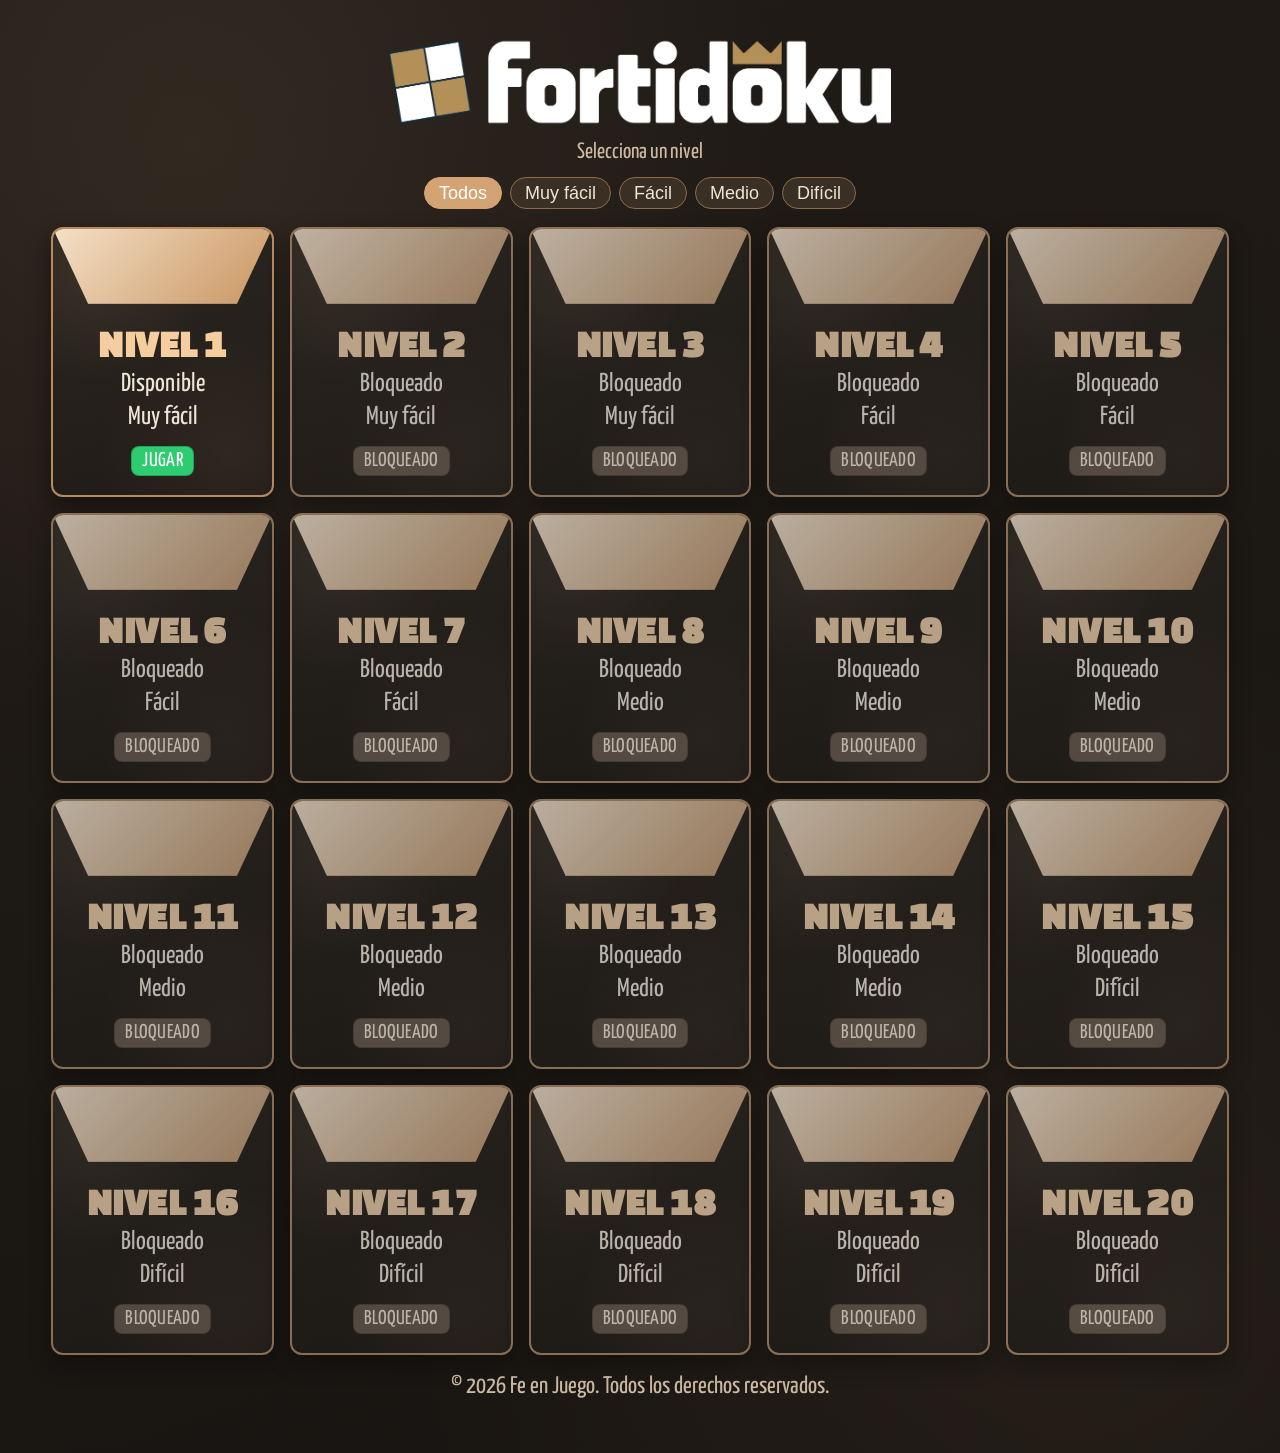
<file: index.html>
<!DOCTYPE html>
<html lang="es">
<head>
  <meta charset="UTF-8" />
  <meta name="viewport" content="width=device-width, initial-scale=1.0" />

  <link rel="preconnect" href="https://fonts.googleapis.com">
  <link rel="preconnect" href="https://fonts.gstatic.com" crossorigin>
  <link href="https://fonts.googleapis.com/css2?family=Changa+One:ital@0;1&family=Yanone+Kaffeesatz:wght@200..700&display=swap" rel="stylesheet">

  <title>FORTIDOKU</title>

  <style>
    :root{
      --bg-1:#211c18;
      --bg-2:#171411;
      --panel:#2a241f;
      --panel-2:#1f1b17;
      --gold:#d4a373;
      --gold-soft:#f5cd9e;
      --text:#efe6d8;
      --muted:#cbb9a2;
      --danger:#e63946;
      --ok:#2ecc71;
    }

    *{box-sizing:border-box}

    body{
      margin:0;
      min-height:100vh;
      color:var(--text);
      font-family:'Yanone Kaffeesatz', sans-serif;
      background:
        radial-gradient(circle at 15% 10%, rgba(212,163,115,0.10), transparent 35%),
        radial-gradient(circle at 85% 90%, rgba(212,163,115,0.07), transparent 40%),
        linear-gradient(160deg, var(--bg-1) 0%, var(--bg-2) 100%);
    }

    .page{
      width:min(1200px,92%);
      margin:0 auto;
      padding:22px 0 30px;
    }

    .topbar{
      display:flex;
      justify-content:center;
      align-items:center;
      text-align:center;
      margin-bottom:14px;
    }

    .brand{
  font-family:'Changa One', sans-serif;
  font-size:84px;
  letter-spacing:1px;
  color:#f0e4d2;
  text-shadow:0 2px 10px rgba(0,0,0,.4);
  margin:0;
}

.subtitle{
  margin:0;
  color:var(--muted);
  font-size:22px;
}

    .chips{
      display:flex;
      justify-content:center;   /* centra horizontalmente */
      align-items:center;
      gap:8px;                  /* menos separación */
      flex-wrap:wrap;
      margin:12px 0 18px;       /* menos margen vertical */
    }

    .chip{
      border:1px solid #8f6b4a;
      border-radius:999px;
      padding:6px 14px;         /* más chico */
      font-size:18px;           /* más chico */
      line-height:1;
      color:#f0e4d2;
      background:#3a2f25;
      cursor:pointer;
    }

    .chip.active{
      background:var(--gold);
      color:white;
      border-color:var(--gold);
    }

    .grid{
  display:grid;
  grid-template-columns: repeat(5, minmax(180px, 1fr));
  gap:16px;
}

@media (max-width: 1100px){
  .grid{ grid-template-columns: repeat(3, minmax(180px, 1fr)); }
}
@media (max-width: 700px){
  .grid{ grid-template-columns: repeat(2, minmax(160px, 1fr)); }
}

    .level-card{
      display:flex;
      flex-direction:column;
      min-height:270px;
      border-radius:12px;
      text-decoration:none;
      overflow:hidden;
      border:2px solid #b98a5d;
      background:
        radial-gradient(circle at 20% 15%, rgba(212,163,115,0.10), transparent 40%),
        radial-gradient(circle at 80% 85%, rgba(212,163,115,0.08), transparent 45%),
        linear-gradient(165deg, #2b2620 0%, #1f1b17 100%);
      box-shadow:0 10px 24px rgba(0,0,0,.45);
      transition:transform .15s ease, box-shadow .2s ease;
    }

    .level-card.unlocked:hover{
      transform:translateY(-4px);
      box-shadow:0 16px 28px rgba(0,0,0,.52);
    }

    .card-top{
      height:75px;
      background:linear-gradient(135deg, #f4e0c6 0%, #c99562 100%);
      clip-path:polygon(0 0,100% 0,84% 100%,16% 100%);
      border-bottom:1px solid rgba(0,0,0,.2);
    }

    .card-body{
      flex:1;
      padding:18px;
      text-align:center;
      display:flex;
      flex-direction:column;
      justify-content:center;
      gap:8px;
    }

    .level-title{
      margin:0;
      font-family:'Changa One', sans-serif;
      font-size:38px;
      color:var(--gold-soft);
      letter-spacing:.5px;
    }

    .level-text{
      margin:0;
      font-size:26px;
      color:#efe6d8;
    }

    .badge{
      width:max-content;
      margin:8px auto 0;
      border-radius:8px;
      padding:4px 10px;
      font-size:20px;
      letter-spacing:.3px;
      border:1px solid rgba(0,0,0,.2);
    }

    .badge.ok{ background:var(--ok); color:#fff; }
    .badge.lock{ background:#6b5a4c; color:#f5e6d6; }

    .level-card.locked{
      opacity:.75;
      cursor:not-allowed;
      filter:grayscale(.25);
    }

    .footer-help{
      margin-top:20px;
      font-size:24px;
      color:var(--muted);
      text-align:center;
    }

    @media (max-width:640px){
      .brand{font-size:34px}
      .subtitle{font-size:22px}
      .level-title{font-size:32px}
    }

.level-card { position: relative; }

.level-stamp{
  position:absolute;
  top:14px;
  right:45px;
  z-index:5;
  border:5px double #e63946;
  color:#e63946;
  background:rgba(255,255,255,0.9);
  font-family:'Changa One', sans-serif;
  font-size:22px;
  padding:4px 10px;
  border-radius:10px;
  transform:rotate(-12deg);
  text-transform:uppercase;
  pointer-events:none;
}

.level-time{
  margin-top:6px;
  font-size:22px;
  color:#ffd8b0;
  font-weight:700;
}
  </style>
</head>
<body>
  <main class="page">
    <header class="topbar">
      <div>
        <h1 class="brand" style="margin:0; display:flex; align-items:center;">
          <img src="imagenes/elementos/fortidoku-logo.png" style="height:120px;">
        </h1>
        <p class="subtitle">Selecciona un nivel</p>
      </div>
    </header>

    <section class="chips">
      <button class="chip active" type="button" data-filter="all">Todos</button>
      <button class="chip" type="button" data-filter="muy-facil">Muy fácil</button>
      <button class="chip" type="button" data-filter="facil">Fácil</button>
      <button class="chip" type="button" data-filter="medio">Medio</button>
      <button class="chip" type="button" data-filter="dificil">Difícil</button>
    </section>

    <section id="levels-grid" class="grid"></section>

<script src="./progress.js"></script>
<script>
  const totalLevels = 20;
  const grid = document.getElementById("levels-grid");
  const unlockedUpTo = MBProgress.getUnlockedLevel();

function formatTime(totalSeconds) {
  const mm = String(Math.floor(totalSeconds / 60)).padStart(2, "0");
  const ss = String(totalSeconds % 60).padStart(2, "0");
  return `${mm}:${ss}`;
}

function getDifficulty(level) {
  if (level >= 1 && level <= 3) return "muy-facil";
  if (level >= 4 && level <= 7) return "facil";
  if (level >= 8 && level <= 14) return "medio";
  return "dificil"; // 15 al 18
}

function getDifficultyLabel(diff) {
  if (diff === "muy-facil") return "Muy fácil";
  if (diff === "facil") return "Fácil";
  if (diff === "medio") return "Medio";
  return "Difícil";
}

  for (let level = 1; level <= totalLevels; level++) {
    const unlocked = level <= unlockedUpTo;

    const completed = localStorage.getItem(`mb_level_${level}_completed`) === "true";
    const bestTime = Number(localStorage.getItem(`mb_level_${level}_best_time`) || 0);
    const bestTimeText = bestTime > 0 ? formatTime(bestTime) : "--:--";

    const difficulty = getDifficulty(level);
    const difficultyLabel = getDifficultyLabel(difficulty);

    const card = document.createElement("a");
    card.className = `level-card ${unlocked ? "unlocked" : "locked"}`;
    card.dataset.difficulty = difficulty;
    card.href = unlocked ? `./nivel${level}.html` : "javascript:void(0)";
    card.innerHTML = `
      ${completed ? `<div class="level-stamp">RESUELTO</div>` : ""}
      <div class="card-top"></div>
      <div class="card-body">
        <h2 class="level-title">NIVEL ${level}</h2>
        <p class="level-text">${unlocked ? "Disponible" : "Bloqueado"}</p>
        ${completed ? `<p class="level-time">Tiempo: ${bestTimeText}</p>` : ""}
        <p class="level-text">${difficultyLabel}</p>
        <span class="badge ${unlocked ? "ok" : "lock"}">${unlocked ? "JUGAR" : "BLOQUEADO"}</span>
      </div>
    `;

    if (!unlocked) {
      card.addEventListener("click", (e) => {
        e.preventDefault();
        alert(`Completa niveles anteriores para desbloquear el Nivel ${level}.`);
      });
    }

    grid.appendChild(card);
  }
</script>

    <p class="footer-help">© 2026 Fe en Juego. Todos los derechos reservados.</p>
  </main>

<script>
  // Si nivel 1 se completó, habilitar nivel 2

  const card2 = document.getElementById("card-level-2");
  const text2 = document.getElementById("level-2-text");
  const badge2 = document.getElementById("level-2-badge");

  if (level1Completed) {
    card2.classList.remove("locked");
    card2.classList.add("unlocked");
    card2.href = "./nivel2.html"; // cambia ruta si tu nivel2 está en otra carpeta
    text2.textContent = "Desbloqueado";
    badge2.textContent = "JUGAR";
    badge2.classList.remove("lock");
    badge2.classList.add("ok");
  } else {
    card2.addEventListener("click", (e) => {
      e.preventDefault();
      alert("Completa el Nivel 1 para desbloquear este nivel.");
    });
  }
</script>

<script>
const chips = document.querySelectorAll(".chip");
const cards = () => document.querySelectorAll(".level-card");

chips.forEach((chip) => {
  chip.addEventListener("click", () => {
    chips.forEach(c => c.classList.remove("active"));
    chip.classList.add("active");

    const filter = chip.dataset.filter;

    cards().forEach((card) => {
      const cardDiff = card.dataset.difficulty;
      const show = filter === "all" || cardDiff === filter;
      card.style.display = show ? "flex" : "none";
    });
  });
});
</script>
</body>
</html>
</file>
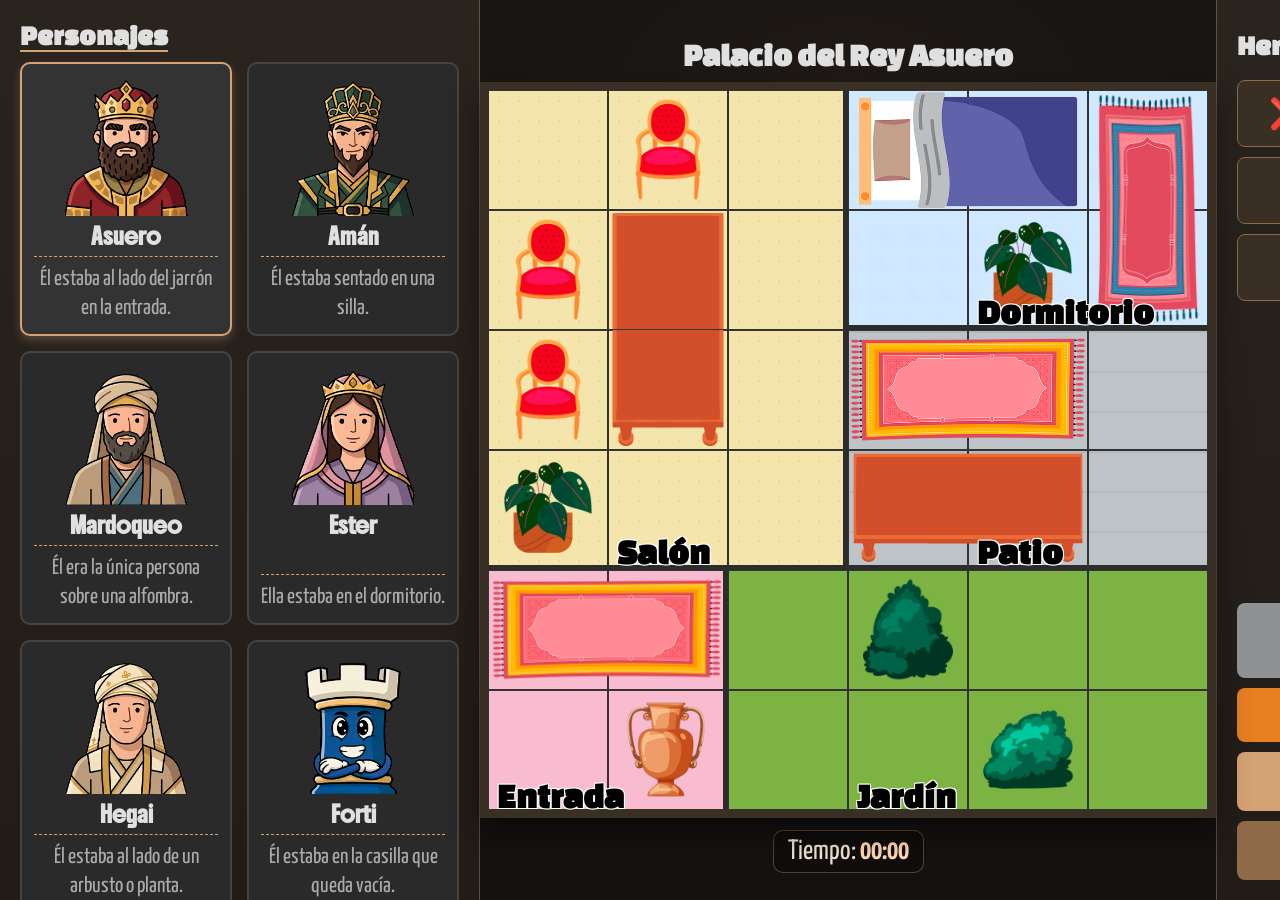
<file: nivel1.html>
<!DOCTYPE html>
<html lang="es">
<head>
<meta charset="UTF-8">

<link rel="preconnect" href="https://fonts.googleapis.com">
<link rel="preconnect" href="https://fonts.gstatic.com" crossorigin>
<link href="https://fonts.googleapis.com/css2?family=Cormorant+Garamond:ital,wght@0,300..700;1,300..700&family=Gasoek+One&family=Outfit:wght@100..900&display=swap" rel="stylesheet">
<link href="https://fonts.googleapis.com/css2?family=Boldonse&display=swap" rel="stylesheet">
<link href="https://fonts.googleapis.com/css2?family=Changa+One:ital@0;1&display=swap" rel="stylesheet">
<link href="https://fonts.googleapis.com/css2?family=Yanone+Kaffeesatz:wght@200..700&display=swap" rel="stylesheet">

<title>Misterio Bíblico - Versión Restaurada</title>
<style>
    body {
        margin: 0;
        font-family: 'Verdana', sans-serif;
        user-select: none;
        overflow: hidden;
        background:
            radial-gradient(circle at 15% 10%, rgba(212,163,115,0.10), transparent 35%),
            radial-gradient(circle at 85% 90%, rgba(212,163,115,0.07), transparent 40%),
            linear-gradient(160deg, #211c18 0%, #171411 100%);
    }
    
    /* Pantalla de carga */
    #loader-wrapper {
        position: fixed;
        top: 0; left: 0; width: 100%; height: 100%;
        background: #1a1a1a;
        display: flex; flex-direction: column;
        justify-content: center; align-items: center;
        z-index: 9999;
        transition: opacity 0.5s ease;
    }
    .spinner {
        width: 50px; height: 50px;
        border: 5px solid #333333;
        border-top: 5px solid #d4a373;
        border-radius: 50%;
        animation: spin 1s linear infinite;
        margin-bottom: 15px;
    }
    @keyframes spin { 0% { transform: rotate(0deg); } 100% { transform: rotate(360deg); } }

    /* Contenido oculto inicialmente */
    #main-content { opacity: 0; transition: opacity 0.8s ease; }

    .container { display:grid; grid-template-columns: 480px auto 280px; height:100vh; width: 100vw; }
    .sidebar {
        background: linear-gradient(180deg, #2a241f 0%, #211c18 100%);
        padding: 20px;
        border-right: 1px solid rgba(212,163,115,0.35);
        overflow-y: auto;
    }
    #suspects-container { display: grid; grid-template-columns: repeat(2, 1fr); gap: 15px; }
    
    .suspect { 
        background:#2a2a2a; border-radius:10px; padding: 12px; cursor:pointer; text-align:center; border: 2px solid #444444; 
        display: flex; flex-direction: column; align-items: center; min-height: 240px; transition: 0.2s; 
    }
    .suspect.selected { border-color: #d4a373; background: #333333; box-shadow: 0 4px 10px rgba(212, 163, 115, 0.3); }
    .suspect.placed { opacity: 0.4; filter: grayscale(1); border-style: dashed; }
    
    .suspect img { width: 140px; height: 140px; object-fit: contain; margin-bottom: 5px; }
    .suspect-name { font-weight: bold; color: #e0e0e0; font-size: 1.0em; margin-bottom: 5px; font-family: 'Boldonse', serif}
    .clue-text { font-size: 22px; color: #aaaaaa; border-top: 1px dashed #d4a373; margin-top: auto; padding-top: 8px; width: 100%; line-height: 1.3; font-family: 'Yanone Kaffeesatz', serif }

    .board {
        display: flex;
        justify-content: center;
        align-items: center;
        background:
            radial-gradient(circle at 50% 30%, rgba(212,163,115,0.06), transparent 45%),
            linear-gradient(180deg, #1a1613 0%, #14110f 100%);
        flex-direction: column;
        flex-grow: 1;
        position: relative;
    }
    .grid {
        display: grid;
        grid-template-columns: repeat(6, 120px);
        grid-template-rows: repeat(6, 120px);
        border: 8px solid #3a2f25;
        background: #221d18;
        box-shadow:
            0 14px 30px rgba(0,0,0,0.45),
            inset 0 0 0 1px rgba(255,230,200,0.05);
        position: relative;
    }
    .grid.game-over .cell { filter: grayscale(1); opacity: 0.4; pointer-events: none; transition: all 1s ease; }

    .cell { border: 1px solid #333333; position:relative; display:flex; justify-content:center; align-items:center; cursor: pointer; width: 120px; height: 120px; box-sizing: border-box; transition: 0.1s; }
    .cell::after {
        content: ''; position: absolute; top: 0; left: 0; right: 0; bottom: 0;
        border: 0px solid white; pointer-events: none; z-index: 200; transition: border-width 0.1s;
    }
    .cell:hover::after { border-width: 5px; }
    .cell.blocked:hover::after { border-color: #e63946; }

    #solved-stamp {
        display: none; position: absolute; z-index: 500; top: 50%; left: 50%;
        transform: translate(-50%, -50%) rotate(-15deg);
        border: 15px double #e63946; color: #e63946; font-size: 80px; font-weight: 900;
        padding: 20px 50px; border-radius: 20px; text-transform: uppercase;
        background: rgba(255, 255, 255, 0.9); backdrop-filter: blur(2px); pointer-events: none;
    }
    @keyframes stampAnimation {
        0% { transform: translate(-50%, -50%) rotate(-15deg) scale(5); opacity: 0; }
        100% { transform: translate(-50%, -50%) rotate(-15deg) scale(1); opacity: 1; }
    }
    .stamped { display: block !important; animation: stampAnimation 0.3s cubic-bezier(0.6, 0.04, 0.98, 0.34) forwards; }

    .cell-object { position: absolute; object-fit: contain; z-index: 5; pointer-events: none; }
    .character { position: absolute; width: 100px; z-index: 20; pointer-events: none; filter: drop-shadow(0 5px 10px rgba(0,0,0,0.3)); }
    
    .block-x { 
        position: absolute; z-index: 25; pointer-events: none; top: 50%; left: 50%;
        transform: translate(-50%, -50%); width: 90px; height: 90px; object-fit: contain; will-change: transform, opacity;
    }
    @keyframes popIn { 
        0% { transform: translate(-50%, -50%) scale(0); opacity: 0; } 
        100% { transform: translate(-50%, -50%) scale(1); opacity: 1; } 
    }
    .block-x-animated { animation: popIn 0.7s cubic-bezier(0.175, 0.885, 0.32, 1.275) forwards !important; }

    .status-circle { position: absolute; z-index: 250; width: 100%; height: 100%; top: 0; left: 0; transform: rotate(-90deg); }
    .status-circle circle { fill: none; stroke-width: 8; stroke-linecap: round; stroke-dasharray: 350; stroke-dashoffset: 350; animation: draw 0.6s forwards; }
    @keyframes draw { to { stroke-dashoffset: 0; } }
    .circle-correct { stroke: #2ecc71; } .circle-wrong { stroke: #e63946; }

    .hold-progress-svg { position: absolute; width: 100%; height: 100%; top: 0; left: 0; transform: rotate(-90deg); z-index: 210; opacity: 0; }
    .hold-progress-circle { fill: none; stroke: #2ecc71; stroke-width: 8; stroke-dasharray: 350; stroke-dashoffset: 350; }
    .loading .hold-progress-svg { opacity: 1; }

    .modal {
        display: none;
        position: fixed;
        z-index: 2000;
        left: 0;
        top: 0;
        width: 100%;
        height: 100%;
        background: rgba(0,0,0,0.6);

        justify-content: center;  /* centra horizontal */
        align-items: center;      /* centra vertical */
    }
    
    .modal-content {
        background:
            radial-gradient(circle at 20% 15%, rgba(212,163,115,0.10), transparent 40%),
            radial-gradient(circle at 80% 85%, rgba(212,163,115,0.08), transparent 45%),
            linear-gradient(165deg, #2b2620 0%, #1f1b17 100%);
        color: #efe6d8;
        margin: 2% auto;
        padding: 25px;
        border-radius: 16px;
        width: 90%;
        max-width: 600px;
        max-height: 85vh;
        overflow-y: auto;
        line-height: 1.6;
        border: 2px solid #b98a5d;
        box-shadow:
            0 16px 35px rgba(0,0,0,0.55),
            inset 0 0 0 1px rgba(255,240,220,0.06);
        position: relative;
        font-size: 21px;
        font-family: 'Yanone Kaffeesatz', sans-serif;
    }

    .close-btn {
        position: absolute;
        right: 22px;
        top: 0px;
        cursor: pointer;
        font-size: 90px;
        line-height: 1;
        color: #d8a978;
        transition: transform 0.15s ease, color 0.2s ease, text-shadow 0.2s ease;
    }
    .close-btn:hover {
        color: #ffd8ad;
        transform: scale(1.1);
        text-shadow: 0 0 10px rgba(255,216,173,0.35);
    }

    .modal-content h2 {
        color: #f5cd9e;
        margin-top: 0;
        margin-bottom: 8px;
        border-bottom: 1px solid rgba(212,163,115,0.45);
        padding-bottom: 6px;
        letter-spacing: 0.3px;
    }

    .modal-content h3 {
        color: #e9b883;
        margin-bottom: 2px;
        margin-top: 15px;
        letter-spacing: 0.2px;
    }

    .modal-content ul {
        margin-top: 0px;
        padding-left: 20px;
        color: #eee2d2;
    }

    .modal-content li {
        margin-bottom: 4px;
    }

    .modal-content b {
        color: #ffd9b5;
        font-weight: 700;
    }
    
    .controls {
        background: linear-gradient(180deg, #2a241f 0%, #211c18 100%);
        padding: 20px;
        border-left: 1px solid rgba(212,163,115,0.35);
        display: flex;
        flex-direction: column;
        gap: 10px;
    }
    button {
        width: 100%;
        padding: 15px;
        cursor: pointer;
        border-radius: 8px;
        border: 1px solid #8f6b4a;
        font-weight: bold;
        background: #3a2f25;
        color: #f0e4d2;
        transition: 0.2s;
    }
    button:hover { filter: brightness(1.08); }

    .active-tool { background: #d4a373 !important; color: white; }
    #btn-verify { background: #2ecc71; color: white; border: none; padding: 20px; transition: background 0.3s, opacity 0.3s; }
    #btn-verify:disabled { background: #bdc3c7 !important; cursor: not-allowed; opacity: 0.7; }

    .room-A { background-color: #f3e5ab; background-image: radial-gradient(rgba(0,0,0,0.05) 1px, transparent 0); background-size: 20px 20px; } 
    .room-B { background-color: #d1e9ff; background-image: linear-gradient(45deg, rgba(0,0,0,0.01) 25%, transparent 25%); background-size: 30px 30px; } 
    .room-C { background-color: #bdc3c7; background-image: linear-gradient(rgba(0,0,0,0.05) 2px, transparent 2px); background-size: 40px 40px; } 
    .room-D { background-color: #f8bbd0; } .room-E { background-color: #7cb342; }
    .br { border-right: 5px solid #2c2c2c !important; } .bb { border-bottom: 5px solid #2c2c2c !important; }
    .room-label { position: absolute; bottom: -5px; left: 8px; z-index: 45; font-weight: 900; font-size: 35px; font-family: 'Changa One', sans-serif; color: black; text-shadow: -1px -1px 0 #fff, 1px -1px 0 #fff, -1px 1px 0 #fff, 1px 1px 0 #fff; pointer-events: none; }
#timer-panel {
    margin-top: 12px;
    display: flex;
    gap: 20px;
    align-items: center;
    justify-content: center;
    color: #f0e4d2;
    font-family: 'Yanone Kaffeesatz', sans-serif;
    font-size: 28px;
    background: rgba(0,0,0,0.25);
    border: 1px solid rgba(212,163,115,0.35);
    border-radius: 10px;
    padding: 6px 14px;
}
#timer-panel strong {
    color: #ffd8b0;
    font-weight: 700;
}

</style>
</head>
<body>

<div id="loader-wrapper">
    <div class="spinner"></div>
    <div style="font-family: 'Changa One', sans-serif; color: #e0e0e0;">Cargando Misterio...</div>
</div>

<div id="main-content">
    <div id="howToPlayModal" class="modal">
        <div class="modal-content">
            <span class="close-btn" onclick="toggleModal()">&times;</span>
            <h2>Cómo jugar</h2>
            <h3>Objetivo</h3>
            <ul><li>Descubre quién estaba con Forti usando las pistas. Solo uno estaba con él (en la misma habitación).</li></ul>
            <h3>Reglas</h3>
            <ul>
                <li>Una persona por fila y por columna.</li>
                <li>"Al lado" significa directamente adyacente (arriba, abajo, derecha o izquierda) y en la misma habitación.</li>
                <li>Los personajes solo pueden estar en casillas ocupables (no en mesas, árboles, arbustos, etc.).</li>
            </ul>
            <h3>Controles</h3>
            <ul>
                <li><b>Clic en personaje:</b> Seleccionar.</li>
                <li><b>Clic rápido en casilla:</b> Añadir/quitar nota de personaje.</li>
                <li><b>Mantener pulsado en casilla:</b> Colocar personaje.</li>
            </ul>
            <h3>Herramientas</h3>
            <ul>
                <li><b>❌ Bloqueo:</b> Marcar casilla como imposibles.</li>
                <li><b>🧽 Borrador:</b> Borra casilla.</li>
                <li><b>↩ Deshacer:</b> Revierte última acción.</li>
            </ul>
        </div>
    </div>

        <div id="errorModal" class="modal">
            <div class="modal-content">
                <span class="close-btn" onclick="closeErrorModal()">&times;</span>
                <h2>Revisa las pistas</h2>
                <p id="errorModalText"></p>
            </div>
        </div>

    <div class="container">
        <div class="sidebar">
            <h3 style=" font-size: 28px; color: #e0e0e0; border-bottom: 2px solid #d4a373; display: inline-block; margin-bottom: 10px; font-family: 'Changa One', sans-serif; margin-top: 0px">Personajes</h3>
            <div id="suspects-container"></div>
        </div>
        
        <div class="board">
            <h1 style="color: #e0e0e0; margin: 10px 0; font-family: 'Changa One', serif;">Palacio del Rey Asuero</h1>
            <div class="grid" id="grid">
                <div id="solved-stamp">RESUELTO</div>
            </div>
            <div id="timer-panel">
                <span>Tiempo: <strong id="timer-display">00:00</strong></span>
            </div>
        </div>
        
        <div class="controls">
            <h3 style=" font-size: 28px; color: #e0e0e0; margin: 10px 0; font-family: 'Changa One', sans-serif;">Herramientas</h3>
           <button id="btn-block" onclick="setTool('block')" style=" color: #e0e0e0; font-family: 'Yanone Kaffeesatz', serif; font-size: 30px;">❌ Bloqueo Manual</button>
           <button id="btn-eraser" onclick="setTool('eraser')" style=" color: #e0e0e0; font-family: 'Yanone Kaffeesatz', serif; font-size: 30px;">🧽 Borrador</button>
           <button onclick="undo()" style=" color: #e0e0e0; font-family: 'Yanone Kaffeesatz', serif; font-size: 30px;">↩ Deshacer</button>
            <div style="margin-top: auto; display: flex; flex-direction: column; gap: 10px;">
                <button id="btn-verify" onclick="checkSolution()" style="font-family: 'Yanone Kaffeesatz', sans-serif; font-size: 35px;" disabled>VERIFICAR</button>
                <button onclick="location.reload()" style="background:#e67e22; color:white; border:none; font-family: 'Yanone Kaffeesatz', sans-serif; font-size: 25px;">REINICIAR</button>
                <button onclick="toggleModal()" style="background:#d4a373; color:white; border:none; font-family: 'Yanone Kaffeesatz', sans-serif; font-size: 25px;">CÓMO JUGAR ❓</button>
                <button onclick="goToMenu()" style="background:#8f6b4a; color:white; border:none; font-family: 'Yanone Kaffeesatz', sans-serif; font-size: 25px;">⬅ VOLVER AL MENÚ</button>
            </div>
        </div>
    </div>
</div>

<script src="./progress.js"></script>
<script>
const suspects = [
    {name:"Asuero", icon:"imagenes/personajes/asuero.png", clue: "Él estaba al lado del jarrón en la entrada."},
    {name:"Amán", icon:"imagenes/personajes/aman.png", clue: "Él estaba sentado en una silla."},
    {name:"Mardoqueo", icon:"imagenes/personajes/mardoqueo.png", clue: "Él era la única persona sobre una alfombra."},
    {name:"Ester", icon:"imagenes/personajes/ester.png", clue: "Ella estaba en el dormitorio."},
    {name:"Hegai", icon:"imagenes/personajes/hegai.png", clue: "Él estaba al lado de un arbusto o planta."},
    {name:"Forti", icon:"imagenes/personajes/forti.png", clue: "Él estaba en la casilla que queda vacía."}
];

const objects = [
    {r:1, c:0, img: "imagenes/elementos/silla-1.png", p:true, scale: "90%"}, 
    {r:2, c:0, img: "imagenes/elementos/silla-1.png", p:true, scale: "90%"}, 
    {r:0, c:1, img: "imagenes/elementos/silla-1.png", p:true, scale: "90%"}, 
    {r:3, c:0, img: "imagenes/elementos/planta.png", p:false, scale: "85%"}, 
    {r:1, c:4, img: "imagenes/elementos/planta.png", p:false, scale: "85%"}, 
    {r:4, c:3, img: "imagenes/elementos/arbusto-1.png", p:false, scale: "90%"}, 
    {r:5, c:4, img: "imagenes/elementos/arbusto-2.png", p:false, scale: "90%"},
    {r:5, c:1, img: "imagenes/elementos/jarron.png", p:false, scale: "85%"},
    {r:4, c:0, img: "imagenes/elementos/alfombra-horizontal-1.png", p:true, scale: "99.8%"}, 
    {r:4, c:1, img: "imagenes/elementos/alfombra-horizontal-2.png", p:true, scale: "103%"}, 
    {r:2, c:3, img: "imagenes/elementos/alfombra-horizontal-1.png", p:true, scale: "103%"}, 
    {r:2, c:4, img: "imagenes/elementos/alfombra-horizontal-2.png", p:true, scale: "103%"}, 
    {r:0, c:5, img: "imagenes/elementos/alfombra-vertical-1.png", p:true, scale: "100%"}, 
    {r:1, c:5, img: "imagenes/elementos/alfombra-vertical-2.png", p:true, scale: "103%"}, 
    {r:0, c:3, img: "imagenes/elementos/cama-1.png", p:true, scale: "103%"}, 
    {r:0, c:4, img: "imagenes/elementos/cama-2.png", p:true, scale: "103%"},
    {r:3, c:3, img: "imagenes/elementos/mesa-horizontal-1.png", p:false, scale: "106%"},
    {r:3, c:4, img: "imagenes/elementos/mesa-horizontal-2.png", p:false, scale: "106%"},
    {r:1, c:1, img: "imagenes/elementos/mesa-vertical-2.png", p:false, scale: "101%"},
    {r:2, c:1, img: "imagenes/elementos/mesa-vertical-1.png", p:false, scale: "101%"},
];

const blockXImg = "imagenes/elementos/X.png";

const roomMap = [['A','A','A','B','B','B'],['A','A','A','B','B','B'],['A','A','A','C','C','C'],['A','A','A','C','C','C'],['D','D','E','E','E','E'],['D','D','E','E','E','E']];
const roomLabels = [{r:3, c:1, text:"Salón"}, {r:1, c:4, text:"Dormitorio"}, {r:3, c:4, text:"Patio"}, {r:5, c:0, text:"Entrada"}, {r:5, c:3, text:"Jardín"}];
const solution = { "Asuero": [5,0], "Amán": [0,1], "Mardoqueo": [2,4], "Ester": [1,3], "Hegai": [4,2], "Forti": [3,5] };

let board = Array(6).fill().map(() => Array(6).fill(null)), manualBlocks = Array(6).fill().map(() => Array(6).fill(false)), autoBlocks = Array(6).fill().map(() => Array(6).fill(false)), notes = Array(6).fill().map(() => Array(6).fill().map(() => new Set())), history = [];
let prevAutoBlocks = Array(6).fill().map(() => Array(6).fill(false));
let selectedSuspect = 0, currentTool = null, holdTimer, holdDelayTimer, isVerifying = false, gameWon = false, lastPlaced = null;
let elapsedSeconds = 0;
let timerInterval = null;
const cascadeStepMs = 160; // menor = más rápida la cascada

// Lógica de carga
function init() {
    drawSuspects();
    drawGrid();
    updateVerifyButton();

    const allImages = document.querySelectorAll('img');
    let loadedCount = 0;
    const totalImages = allImages.length;

    if (totalImages === 0) { revealGame(); return; }

    allImages.forEach(img => {
        if (img.complete) checkAllLoaded();
        else { img.addEventListener('load', checkAllLoaded); img.addEventListener('error', checkAllLoaded); }
    });

    function checkAllLoaded() {
        loadedCount++;
        if (loadedCount >= totalImages) revealGame();
    }
    updateTimerUI();

}

function revealGame() {
    const loader = document.getElementById('loader-wrapper');
    const content = document.getElementById('main-content');
    loader.style.opacity = '0';
    setTimeout(() => { 
        loader.style.display = 'none'; 
        content.style.opacity = '1';
        startTimer(); // empieza cuando ya está todo visible y listo
    }, 500);
}

function toggleModal() { const m = document.getElementById("howToPlayModal"); m.style.display = (m.style.display === "flex") ? "none" : "flex"; }

function formatTime(totalSeconds) {
    const mm = String(Math.floor(totalSeconds / 60)).padStart(2, "0");
    const ss = String(totalSeconds % 60).padStart(2, "0");
    return `${mm}:${ss}`;
}

function updateTimerUI() {
    const timerEl = document.getElementById("timer-display");
    if (timerEl) timerEl.textContent = formatTime(elapsedSeconds);
}

function startTimer() {
    if (timerInterval) return;
    timerInterval = setInterval(() => {
        if (!gameWon) {
            elapsedSeconds++;
            updateTimerUI();
        }
    }, 1000);
}

function stopTimer() {
    if (!timerInterval) return;
    clearInterval(timerInterval);
    timerInterval = null;
}

function showErrorModal(message) {
    const modal = document.getElementById("errorModal");
    const text = document.getElementById("errorModalText");
    text.textContent = message;
    modal.style.display = "flex";
}

function closeErrorModal() {
    document.getElementById("errorModal").style.display = "none";
    document.querySelectorAll('.status-circle').forEach(el => el.remove());
}

function saveState() {
    history.push({ board: JSON.parse(JSON.stringify(board)), manualBlocks: JSON.parse(JSON.stringify(manualBlocks)), notes: notes.map(row => row.map(cell => new Set(cell))) });
    if (history.length > 20) history.shift();
}

function undo() {
    if (history.length > 0 && !isVerifying) {
        let last = history.pop(); board = last.board; manualBlocks = last.manualBlocks; notes = last.notes;
        lastPlaced = null; recalculateAutoBlocks(); drawGrid(); drawSuspects(); updateVerifyButton();
    }
}

function setTool(t) {
    if (isVerifying || gameWon) return;
    currentTool = (currentTool === t) ? null : t;
    document.querySelectorAll('.controls button').forEach(b => b.classList.remove('active-tool'));
    if (currentTool) document.getElementById('btn-' + t).classList.add('active-tool');
}

function recalculateAutoBlocks() {
    // Guardamos el estado anterior
    prevAutoBlocks = autoBlocks.map(row => [...row]);

    // Recalculamos
    autoBlocks = Array(6).fill().map(() => Array(6).fill(false));

    for (let r=0; r<6; r++) {
        for (let c=0; c<6; c++) {
            if (board[r][c] !== null) {
                for (let i=0; i<6; i++) { 
                    if (i !== c) autoBlocks[r][i] = true; 
                    if (i !== r) autoBlocks[i][c] = true; 
                }
            }
        }
    }
}

function updateVerifyButton() { document.getElementById('btn-verify').disabled = (board.flat().filter(c => c !== null).length < 6); }

function drawGrid() {
    const g = document.getElementById("grid");
    const stamp = document.getElementById("solved-stamp");
    g.innerHTML = ""; g.appendChild(stamp);
    
    if (gameWon) g.classList.add('game-over');
    
    for (let r=0; r<6; r++) for (let c=0; c<6; c++) {
        let cell = document.createElement("div");
        const isBlocked = manualBlocks[r][c] || autoBlocks[r][c];
        const occupable = !objects.find(o => o.r === r && o.c === c && !o.p);
        cell.className = `cell room-${roomMap[r][c]} ${(!occupable || isBlocked) ? 'blocked' : ''}`;
        cell.id = `cell-${r}-${c}`;
        if (c < 5 && roomMap[r][c] !== roomMap[r][c+1]) cell.classList.add('br');
        if (r < 5 && roomMap[r][c] !== roomMap[r+1][c]) cell.classList.add('bb');
        
        const label = roomLabels.find(l => l.r === r && l.c === c);
        if (label) { let s = document.createElement("span"); s.className = "room-label"; s.innerText = label.text; cell.appendChild(s); }

        cell.onmousedown = () => {
            if (currentTool || isVerifying || gameWon || !occupable || isBlocked) return;
            holdDelayTimer = setTimeout(() => {
                cell.classList.add('loading');
                const circle = cell.querySelector('.hold-progress-circle');
                circle.style.transition = 'none'; circle.style.strokeDashoffset = '350';
                void circle.offsetWidth;
                circle.style.transition = 'stroke-dashoffset 800ms linear'; circle.style.strokeDashoffset = '0';
                holdTimer = setTimeout(() => { 
                    saveState(); notes[r][c].clear();
                    for(let i=0; i<6; i++) for(let j=0; j<6; j++) if(board[i][j] === selectedSuspect) board[i][j] = null;
                    board[r][c] = selectedSuspect; 
                    lastPlaced = {r,c};
                    recalculateAutoBlocks(); 
                    drawGrid();
                    drawSuspects();
                    updateVerifyButton();

                    // limpiar referencia al terminar la cascada aproximada
                    setTimeout(() => { lastPlaced = null; }, 1600);
                }, 800);
            }, 150);
        };
        cell.onmouseup = cell.onmouseleave = () => { clearTimeout(holdDelayTimer); clearTimeout(holdTimer); cell.classList.remove('loading'); };

        cell.onclick = () => {
            if (isVerifying || gameWon) return;
            if (currentTool === 'block' && board[r][c] === null) { saveState(); manualBlocks[r][c] = !manualBlocks[r][c]; drawGrid(); }
            else if (currentTool === 'eraser') { saveState(); board[r][c] = null; manualBlocks[r][c] = false; notes[r][c].clear(); recalculateAutoBlocks(); drawGrid(); drawSuspects(); updateVerifyButton(); }
            else if (holdDelayTimer) {
                clearTimeout(holdDelayTimer); clearTimeout(holdTimer);
                if (!occupable || isBlocked) return;
                saveState(); 
                if (notes[r][c].has(selectedSuspect)) notes[r][c].delete(selectedSuspect); 
                else notes[r][c].add(selectedSuspect);
                lastPlaced = null;
                drawGrid();
            }
        };

        let obj = objects.find(o => o.r === r && o.c === c);
        if (obj && obj.img) {
            let size = obj.scale || "85%"; 
            cell.innerHTML += `<img src="${obj.img}" class="cell-object" style="width:${size}; height:${size};">`;
        }

        let notesHtml = `<div style="position:absolute; z-index:10; display:grid; grid-template-columns:repeat(2,1fr); width:100%; height:100%; pointer-events:none; padding:4px; padding-top:15px; box-sizing: border-box;">`;
if (board[r][c] === null && !isBlocked) suspects.forEach((s, idx) => { 
    notesHtml += `<div style="font-size:20px; font-family: 'Yanone Kaffeesatz', sans-serif; font-weight:bold; color:#333333; text-align:center; text-shadow: -1px -1px 0 #fff, 1px -1px 0 #fff, -1px 1px 0 #fff, 1px 1px 0 #fff;">${notes[r][c].has(idx) ? s.name : ''}</div>`; 
});
        cell.innerHTML += notesHtml + '</div>';
        cell.innerHTML += `<svg class="hold-progress-svg" viewBox="0 0 120 120"><circle class="hold-progress-circle" cx="60" cy="60" r="55" /></svg>`;
        
        if (board[r][c] !== null) cell.innerHTML += `<img src="${suspects[board[r][c]].icon}" class="character">`;
        else if (occupable && (autoBlocks[r][c] || manualBlocks[r][c])) {
            const isNewAutoBlock = autoBlocks[r][c] && !prevAutoBlocks[r][c];
            const animate = isNewAutoBlock && lastPlaced;

            // Distancia Manhattan desde el personaje recién colocado.
            // En tu caso práctico (misma fila/columna), funciona perfecto para cascada.
            const dist = lastPlaced ? (Math.abs(r - lastPlaced.r) + Math.abs(c - lastPlaced.c)) : 0;
            const delay = dist * cascadeStepMs;

            cell.innerHTML += `
              <img
                src="${blockXImg}"
                class="block-x ${animate ? 'block-x-animated' : ''}"
                style="${animate ? `animation-delay:${delay}ms;` : ''}"
              >
            `;
        }
        g.appendChild(cell);
    }
    prevAutoBlocks = autoBlocks.map(row => [...row]);
}

function drawSuspects() {
    const s = document.getElementById("suspects-container"); s.innerHTML = "";
    const placed = new Set(); for(let r=0; r<6; r++) for(let c=0; c<6; c++) if(board[r][c] !== null) placed.add(board[r][c]);
    suspects.forEach((sus, i) => {
        let div = document.createElement("div"); div.className = `suspect ${placed.has(i) ? 'placed' : ''} ${selectedSuspect === i ? 'selected' : ''}`;
        div.innerHTML = `<img src="${sus.icon}"><span class="suspect-name">${sus.name}</span><div class="clue-text">${sus.clue}</div>`;
        div.onclick = () => { if(!isVerifying && !gameWon) { selectedSuspect = i; drawSuspects(); } };
        s.appendChild(div);
    });
}

async function checkSolution() {
    isVerifying = true; let allCorrect = true;
    for (let i = 0; i < suspects.length; i++) {
        const correctPos = solution[suspects[i].name]; let found = null;
        for (let r=0; r<6; r++) for (let c=0; c<6; c++) if (board[r][c] === i) found = {r,c};
        if (found) {
            const isCorrect = (correctPos[0] === found.r && correctPos[1] === found.c);
            if (!isCorrect) allCorrect = false;
            const cell = document.getElementById(`cell-${found.r}-${found.c}`);
            const svg = document.createElementNS("http://www.w3.org/2000/svg", "svg");
            svg.setAttribute("viewBox", "0 0 120 120"); svg.classList.add("status-circle");
            svg.innerHTML = `<circle class="${isCorrect?'circle-correct':'circle-wrong'}" cx="60" cy="60" r="55" />`;
            cell.appendChild(svg); await new Promise(res => setTimeout(res, 400));
        } else { allCorrect = false; }
    }
    if (allCorrect) { 
        gameWon = true; 
        stopTimer();

        // Guardar estado resuelto del nivel 1
        localStorage.setItem("mb_level_1_completed", "true");

        // Guardar mejor tiempo del nivel 1
        const timeKey = "mb_level_1_best_time";
        const prevBest = Number(localStorage.getItem(timeKey) || 0);
        if (prevBest === 0 || elapsedSeconds < prevBest) {
        localStorage.setItem(timeKey, String(elapsedSeconds));
        }

        // Desbloquear nivel 2
        MBProgress.unlockNextLevel(1);

        document.getElementById("grid").classList.add("game-over");
        document.getElementById("solved-stamp").classList.add("stamped"); 
    }
    else { 
        showErrorModal("Alguno o algunos personajes no están en el lugar correcto. ¡Sigue revisando las pistas!"); 
        isVerifying = false; 
    }
}

init();

function goToMenu() {
    window.location.href = "./index.html"; // ajusta ruta si hace falta
}

</script>
</body>
</html>
</file>
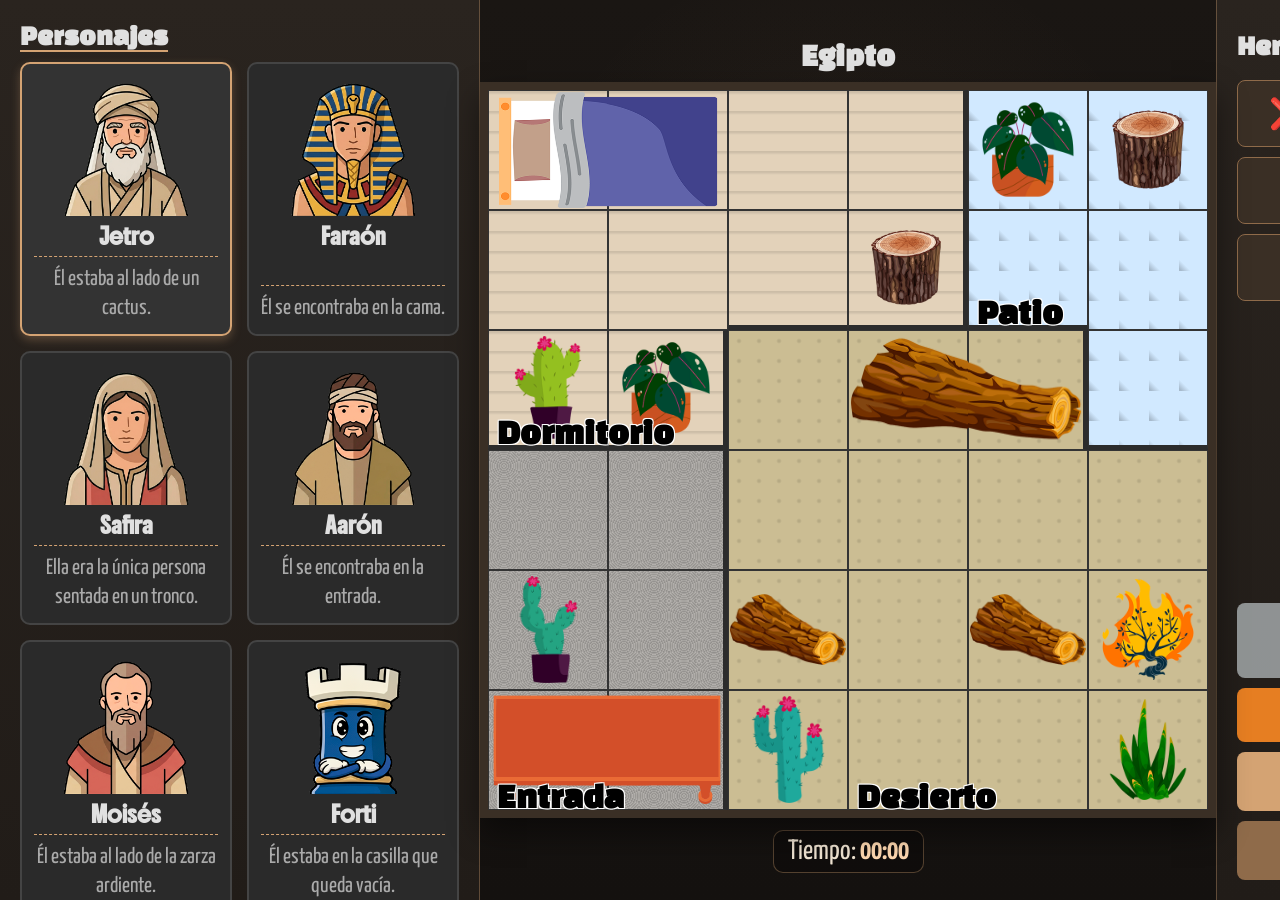
<file: nivel2.html>
<!DOCTYPE html>
<html lang="es">
<head>
<meta charset="UTF-8">

<link rel="preconnect" href="https://fonts.googleapis.com">
<link rel="preconnect" href="https://fonts.gstatic.com" crossorigin>
<link href="https://fonts.googleapis.com/css2?family=Cormorant+Garamond:ital,wght@0,300..700;1,300..700&family=Gasoek+One&family=Outfit:wght@100..900&display=swap" rel="stylesheet">
<link href="https://fonts.googleapis.com/css2?family=Boldonse&display=swap" rel="stylesheet">
<link href="https://fonts.googleapis.com/css2?family=Changa+One:ital@0;1&display=swap" rel="stylesheet">
<link href="https://fonts.googleapis.com/css2?family=Yanone+Kaffeesatz:wght@200..700&display=swap" rel="stylesheet">

<title>Misterio Bíblico - Versión Restaurada</title>
<style>
    body {
        margin: 0;
        font-family: 'Verdana', sans-serif;
        user-select: none;
        overflow: hidden;
        background:
            radial-gradient(circle at 15% 10%, rgba(212,163,115,0.10), transparent 35%),
            radial-gradient(circle at 85% 90%, rgba(212,163,115,0.07), transparent 40%),
            linear-gradient(160deg, #211c18 0%, #171411 100%);
    }
    
    /* Pantalla de carga */
    #loader-wrapper {
        position: fixed;
        top: 0; left: 0; width: 100%; height: 100%;
        background: #1a1a1a;
        display: flex; flex-direction: column;
        justify-content: center; align-items: center;
        z-index: 9999;
        transition: opacity 0.5s ease;
    }
    .spinner {
        width: 50px; height: 50px;
        border: 5px solid #333333;
        border-top: 5px solid #d4a373;
        border-radius: 50%;
        animation: spin 1s linear infinite;
        margin-bottom: 15px;
    }
    @keyframes spin { 0% { transform: rotate(0deg); } 100% { transform: rotate(360deg); } }

    /* Contenido oculto inicialmente */
    #main-content { opacity: 0; transition: opacity 0.8s ease; }

    .container { display:grid; grid-template-columns: 480px auto 280px; height:100vh; width: 100vw; }
    .sidebar {
        background: linear-gradient(180deg, #2a241f 0%, #211c18 100%);
        padding: 20px;
        border-right: 1px solid rgba(212,163,115,0.35);
        overflow-y: auto;
    }
    #suspects-container { display: grid; grid-template-columns: repeat(2, 1fr); gap: 15px; }
    
    .suspect { 
        background:#2a2a2a; border-radius:10px; padding: 12px; cursor:pointer; text-align:center; border: 2px solid #444444; 
        display: flex; flex-direction: column; align-items: center; min-height: 240px; transition: 0.2s; 
    }
    .suspect.selected { border-color: #d4a373; background: #333333; box-shadow: 0 4px 10px rgba(212, 163, 115, 0.3); }
    .suspect.placed { opacity: 0.4; filter: grayscale(1); border-style: dashed; }
    
    .suspect img { width: 140px; height: 140px; object-fit: contain; margin-bottom: 5px; }
    .suspect-name { font-weight: bold; color: #e0e0e0; font-size: 1.0em; margin-bottom: 5px; font-family: 'Boldonse', serif}
    .clue-text { font-size: 22px; color: #aaaaaa; border-top: 1px dashed #d4a373; margin-top: auto; padding-top: 8px; width: 100%; line-height: 1.3; font-family: 'Yanone Kaffeesatz', serif }

    .board {
        display: flex;
        justify-content: center;
        align-items: center;
        background:
            radial-gradient(circle at 50% 30%, rgba(212,163,115,0.06), transparent 45%),
            linear-gradient(180deg, #1a1613 0%, #14110f 100%);
        flex-direction: column;
        flex-grow: 1;
        position: relative;
    }
    .grid {
        display: grid;
        grid-template-columns: repeat(6, 120px);
        grid-template-rows: repeat(6, 120px);
        border: 8px solid #3a2f25;
        background: #221d18;
        box-shadow:
            0 14px 30px rgba(0,0,0,0.45),
            inset 0 0 0 1px rgba(255,230,200,0.05);
        position: relative;
    }
    .grid.game-over .cell { filter: grayscale(1); opacity: 0.4; pointer-events: none; transition: all 1s ease; }

    .cell { border: 1px solid #333333; position:relative; display:flex; justify-content:center; align-items:center; cursor: pointer; width: 120px; height: 120px; box-sizing: border-box; transition: 0.1s; }
    .cell::after {
        content: ''; position: absolute; top: 0; left: 0; right: 0; bottom: 0;
        border: 0px solid white; pointer-events: none; z-index: 200; transition: border-width 0.1s;
    }
    .cell:hover::after { border-width: 5px; }
    .cell.blocked:hover::after { border-color: #e63946; }

    #solved-stamp {
        display: none; position: absolute; z-index: 500; top: 50%; left: 50%;
        transform: translate(-50%, -50%) rotate(-15deg);
        border: 15px double #e63946; color: #e63946; font-size: 80px; font-weight: 900;
        padding: 20px 50px; border-radius: 20px; text-transform: uppercase;
        background: rgba(255, 255, 255, 0.9); backdrop-filter: blur(2px); pointer-events: none;
    }
    @keyframes stampAnimation {
        0% { transform: translate(-50%, -50%) rotate(-15deg) scale(5); opacity: 0; }
        100% { transform: translate(-50%, -50%) rotate(-15deg) scale(1); opacity: 1; }
    }
    .stamped { display: block !important; animation: stampAnimation 0.3s cubic-bezier(0.6, 0.04, 0.98, 0.34) forwards; }

    .cell-object { position: absolute; object-fit: contain; z-index: 5; pointer-events: none; }
    .character { position: absolute; width: 100px; z-index: 20; pointer-events: none; filter: drop-shadow(0 5px 10px rgba(0,0,0,0.3)); }
    
    .block-x { 
        position: absolute; z-index: 25; pointer-events: none; top: 50%; left: 50%;
        transform: translate(-50%, -50%); width: 90px; height: 90px; object-fit: contain; will-change: transform, opacity;
    }
    @keyframes popIn { 
        0% { transform: translate(-50%, -50%) scale(0); opacity: 0; } 
        100% { transform: translate(-50%, -50%) scale(1); opacity: 1; } 
    }
    .block-x-animated { animation: popIn 0.7s cubic-bezier(0.175, 0.885, 0.32, 1.275) forwards !important; }

    .status-circle { position: absolute; z-index: 250; width: 100%; height: 100%; top: 0; left: 0; transform: rotate(-90deg); }
    .status-circle circle { fill: none; stroke-width: 8; stroke-linecap: round; stroke-dasharray: 350; stroke-dashoffset: 350; animation: draw 0.6s forwards; }
    @keyframes draw { to { stroke-dashoffset: 0; } }
    .circle-correct { stroke: #2ecc71; } .circle-wrong { stroke: #e63946; }

    .hold-progress-svg { position: absolute; width: 100%; height: 100%; top: 0; left: 0; transform: rotate(-90deg); z-index: 210; opacity: 0; }
    .hold-progress-circle { fill: none; stroke: #2ecc71; stroke-width: 8; stroke-dasharray: 350; stroke-dashoffset: 350; }
    .loading .hold-progress-svg { opacity: 1; }

    .modal {
        display: none;
        position: fixed;
        z-index: 2000;
        left: 0;
        top: 0;
        width: 100%;
        height: 100%;
        background: rgba(0,0,0,0.6);

        justify-content: center;  /* centra horizontal */
        align-items: center;      /* centra vertical */
    }
    
    .modal-content {
        background:
            radial-gradient(circle at 20% 15%, rgba(212,163,115,0.10), transparent 40%),
            radial-gradient(circle at 80% 85%, rgba(212,163,115,0.08), transparent 45%),
            linear-gradient(165deg, #2b2620 0%, #1f1b17 100%);
        color: #efe6d8;
        margin: 2% auto;
        padding: 25px;
        border-radius: 16px;
        width: 90%;
        max-width: 600px;
        max-height: 85vh;
        overflow-y: auto;
        line-height: 1.6;
        border: 2px solid #b98a5d;
        box-shadow:
            0 16px 35px rgba(0,0,0,0.55),
            inset 0 0 0 1px rgba(255,240,220,0.06);
        position: relative;
        font-size: 21px;
        font-family: 'Yanone Kaffeesatz', sans-serif;
    }

    .close-btn {
        position: absolute;
        right: 22px;
        top: 0px;
        cursor: pointer;
        font-size: 90px;
        line-height: 1;
        color: #d8a978;
        transition: transform 0.15s ease, color 0.2s ease, text-shadow 0.2s ease;
    }
    .close-btn:hover {
        color: #ffd8ad;
        transform: scale(1.1);
        text-shadow: 0 0 10px rgba(255,216,173,0.35);
    }

    .modal-content h2 {
        color: #f5cd9e;
        margin-top: 0;
        margin-bottom: 8px;
        border-bottom: 1px solid rgba(212,163,115,0.45);
        padding-bottom: 6px;
        letter-spacing: 0.3px;
    }

    .modal-content h3 {
        color: #e9b883;
        margin-bottom: 2px;
        margin-top: 15px;
        letter-spacing: 0.2px;
    }

    .modal-content ul {
        margin-top: 0px;
        padding-left: 20px;
        color: #eee2d2;
    }

    .modal-content li {
        margin-bottom: 4px;
    }

    .modal-content b {
        color: #ffd9b5;
        font-weight: 700;
    }
    
    .controls {
        background: linear-gradient(180deg, #2a241f 0%, #211c18 100%);
        padding: 20px;
        border-left: 1px solid rgba(212,163,115,0.35);
        display: flex;
        flex-direction: column;
        gap: 10px;
    }
    button {
        width: 100%;
        padding: 15px;
        cursor: pointer;
        border-radius: 8px;
        border: 1px solid #8f6b4a;
        font-weight: bold;
        background: #3a2f25;
        color: #f0e4d2;
        transition: 0.2s;
    }
    button:hover { filter: brightness(1.08); }

    .active-tool { background: #d4a373 !important; color: white; }
    #btn-verify { background: #2ecc71; color: white; border: none; padding: 20px; transition: background 0.3s, opacity 0.3s; }
    #btn-verify:disabled { background: #bdc3c7 !important; cursor: not-allowed; opacity: 0.7; }

    .room-A { background-color: #e3d2ba; background-image: linear-gradient(rgba(0,0,0,0.10) 1px, transparent 20%); background-size: 20px 20px; } 
    .room-B { background-color: #d1e9ff; background-image: linear-gradient(45deg, rgba(0,0,0,0.2) 2px, transparent 20%); background-size: 30px 30px; } 
    .room-C { background-color: #cbbd93; background-image: radial-gradient(rgba(0,0,0,0.10) 1px, transparent 20%); background-size: 20px 20px; } 
    .room-D { background-color: #b6b3af; background-image: repeating-radial-gradient(circle, rgba(0,0,0,0.2) 2px, transparent 20%); background-size: 30px 30px; } 
    .room-E { background-color: #f3e5ab; }
    .br { border-right: 5px solid #2c2c2c !important; } .bb { border-bottom: 5px solid #2c2c2c !important; }
    .room-label { position: absolute; bottom: -5px; left: 8px; z-index: 45; font-weight: 900; font-size: 35px; font-family: 'Changa One', sans-serif; color: black; text-shadow: -1px -1px 0 #fff, 1px -1px 0 #fff, -1px 1px 0 #fff, 1px 1px 0 #fff; pointer-events: none; }
#timer-panel {
    margin-top: 12px;
    display: flex;
    gap: 20px;
    align-items: center;
    justify-content: center;
    color: #f0e4d2;
    font-family: 'Yanone Kaffeesatz', sans-serif;
    font-size: 28px;
    background: rgba(0,0,0,0.25);
    border: 1px solid rgba(212,163,115,0.35);
    border-radius: 10px;
    padding: 6px 14px;
}
#timer-panel strong {
    color: #ffd8b0;
    font-weight: 700;
}

</style>
</head>
<body>

<div id="loader-wrapper">
    <div class="spinner"></div>
    <div style="font-family: 'Changa One', sans-serif; color: #e0e0e0;">Cargando Misterio...</div>
</div>

<div id="main-content">
    <div id="howToPlayModal" class="modal">
        <div class="modal-content">
            <span class="close-btn" onclick="toggleModal()">&times;</span>
            <h2>Cómo jugar</h2>
            <h3>Objetivo</h3>
            <ul><li>Descubre quién estaba con Forti usando las pistas. Solo uno estaba con él (en la misma habitación).</li></ul>
            <h3>Reglas</h3>
            <ul>
                <li>Una persona por fila y por columna.</li>
                <li>"Al lado" significa directamente adyacente (arriba, abajo, derecha o izquierda) y en la misma habitación.</li>
                <li>Los personajes solo pueden estar en casillas ocupables (no en mesas, árboles, arbustos, etc.).</li>
            </ul>
            <h3>Controles</h3>
            <ul>
                <li><b>Clic en personaje:</b> Seleccionar.</li>
                <li><b>Clic rápido en casilla:</b> Añadir/quitar nota de personaje.</li>
                <li><b>Mantener pulsado en casilla:</b> Colocar personaje.</li>
            </ul>
            <h3>Herramientas</h3>
            <ul>
                <li><b>❌ Bloqueo:</b> Marcar casilla como imposibles.</li>
                <li><b>🧽 Borrador:</b> Borra casilla.</li>
                <li><b>↩ Deshacer:</b> Revierte última acción.</li>
            </ul>
        </div>
    </div>

        <div id="errorModal" class="modal">
            <div class="modal-content">
                <span class="close-btn" onclick="closeErrorModal()">&times;</span>
                <h2>Revisa las pistas</h2>
                <p id="errorModalText"></p>
            </div>
        </div>

    <div class="container">
        <div class="sidebar">
            <h3 style=" font-size: 28px; color: #e0e0e0; border-bottom: 2px solid #d4a373; display: inline-block; margin-bottom: 10px; font-family: 'Changa One', sans-serif; margin-top: 0px">Personajes</h3>
            <div id="suspects-container"></div>
        </div>
        
        <div class="board">
            <h1 style="color: #e0e0e0; margin: 10px 0; font-family: 'Changa One', serif;">Egipto</h1>
            <div class="grid" id="grid">
                <div id="solved-stamp">RESUELTO</div>
            </div>
            <div id="timer-panel">
                <span>Tiempo: <strong id="timer-display">00:00</strong></span>
            </div>
        </div>
        
        <div class="controls">
            <h3 style=" font-size: 28px; color: #e0e0e0; margin: 10px 0; font-family: 'Changa One', sans-serif;">Herramientas</h3>
           <button id="btn-block" onclick="setTool('block')" style=" color: #e0e0e0; font-family: 'Yanone Kaffeesatz', serif; font-size: 30px;">❌ Bloqueo Manual</button>
           <button id="btn-eraser" onclick="setTool('eraser')" style=" color: #e0e0e0; font-family: 'Yanone Kaffeesatz', serif; font-size: 30px;">🧽 Borrador</button>
           <button onclick="undo()" style=" color: #e0e0e0; font-family: 'Yanone Kaffeesatz', serif; font-size: 30px;">↩ Deshacer</button>
            <div style="margin-top: auto; display: flex; flex-direction: column; gap: 10px;">
                <button id="btn-verify" onclick="checkSolution()" style="font-family: 'Yanone Kaffeesatz', sans-serif; font-size: 35px;" disabled>VERIFICAR</button>
                <button onclick="location.reload()" style="background:#e67e22; color:white; border:none; font-family: 'Yanone Kaffeesatz', sans-serif; font-size: 25px;">REINICIAR</button>
                <button onclick="toggleModal()" style="background:#d4a373; color:white; border:none; font-family: 'Yanone Kaffeesatz', sans-serif; font-size: 25px;">CÓMO JUGAR ❓</button>
                <button onclick="goToMenu()" style="background:#8f6b4a; color:white; border:none; font-family: 'Yanone Kaffeesatz', sans-serif; font-size: 25px;">⬅ VOLVER AL MENÚ</button>
            </div>
        </div>
    </div>
</div>

<script src="./progress.js"></script>
<script>
const suspects = [
    {name:"Jetro", icon:"imagenes/personajes/jetro.png", clue: "Él estaba al lado de un cactus."},
    {name:"Faraón", icon:"imagenes/personajes/faraon.png", clue: "Él se encontraba en la cama."},
    {name:"Safira", icon:"imagenes/personajes/safira.png", clue: "Ella era la única persona sentada en un tronco."},
    {name:"Aarón", icon:"imagenes/personajes/aaron.png", clue: "Él se encontraba en la entrada."},
    {name:"Moisés", icon:"imagenes/personajes/moises.png", clue: "Él estaba al lado de la zarza ardiente."},
    {name:"Forti", icon:"imagenes/personajes/forti.png", clue: "Él estaba en la casilla que queda vacía."}
];

const objects = [
    {r:0, c:0, img: "imagenes/elementos/cama-1.png", p:true, scale: "103%"}, 
    {r:0, c:1, img: "imagenes/elementos/cama-2.png", p:true, scale: "103%"},
    {r:0, c:4, img: "imagenes/elementos/planta.png", p:false, scale: "85%"}, 
    {r:2, c:1, img: "imagenes/elementos/planta.png", p:false, scale: "85%"},
    {r:5, c:5, img: "imagenes/elementos/planta-1.png", p:false, scale: "85%"},
    {r:0, c:5, img: "imagenes/elementos/tronco-2.png", p:true, scale: "70%"}, 
    {r:1, c:3, img: "imagenes/elementos/tronco-2.png", p:true, scale: "70%"}, 
    {r:2, c:3, img: "imagenes/elementos/tronco-3a.png", p:true, scale: "101%"},
    {r:2, c:4, img: "imagenes/elementos/tronco-3b.png", p:true, scale: "101%"}, 
    {r:4, c:2, img: "imagenes/elementos/tronco-1.png", p:true, scale: "98%"}, 
    {r:4, c:4, img: "imagenes/elementos/tronco-1.png", p:true, scale: "98%"}, 
    {r:5, c:0, img: "imagenes/elementos/mesa-horizontal-1.png", p:false, scale: "102%"},
    {r:5, c:1, img: "imagenes/elementos/mesa-horizontal-2.png", p:false, scale: "106%"},
    {r:2, c:0, img: "imagenes/elementos/cactus-1.png", p:false, scale: "90%"},
    {r:4, c:0, img: "imagenes/elementos/cactus-2.png", p:false, scale: "90%"}, 
    {r:5, c:2, img: "imagenes/elementos/cactus-3.png", p:false, scale: "90%"},
    {r:4, c:5, img: "imagenes/elementos/zarza.png", p:false, scale: "85%"},

];

const blockXImg = "imagenes/elementos/X.png";

const roomMap = [['A','A','A','A','B','B'],['A','A','A','A','B','B'],['A','A','C','C','C','B'],['D','D','C','C','C','C'],['D','D','C','C','C','C'],['D','D','C','C','C','C']];
const roomLabels = [{r:2, c:0, text:"Dormitorio"}, {r:5, c:0, text:"Entrada"}, {r:5, c:3, text:"Desierto"}, {r:1, c:4, text:"Patio"}];
const solution = { "Jetro": [5,3], "Faraón": [0,0], "Safira": [2,4], "Aarón": [4,1], "Moisés": [3,5], "Forti": [1,2] };

let board = Array(6).fill().map(() => Array(6).fill(null)), manualBlocks = Array(6).fill().map(() => Array(6).fill(false)), autoBlocks = Array(6).fill().map(() => Array(6).fill(false)), notes = Array(6).fill().map(() => Array(6).fill().map(() => new Set())), history = [];
let prevAutoBlocks = Array(6).fill().map(() => Array(6).fill(false));
let selectedSuspect = 0, currentTool = null, holdTimer, holdDelayTimer, isVerifying = false, gameWon = false, lastPlaced = null;
let elapsedSeconds = 0;
let timerInterval = null;
const cascadeStepMs = 160; // menor = más rápida la cascada

// Lógica de carga
function init() {
    drawSuspects();
    drawGrid();
    updateVerifyButton();

    const allImages = document.querySelectorAll('img');
    let loadedCount = 0;
    const totalImages = allImages.length;

    if (totalImages === 0) { revealGame(); return; }

    allImages.forEach(img => {
        if (img.complete) checkAllLoaded();
        else { img.addEventListener('load', checkAllLoaded); img.addEventListener('error', checkAllLoaded); }
    });

    function checkAllLoaded() {
        loadedCount++;
        if (loadedCount >= totalImages) revealGame();
    }
    updateTimerUI();

}

function revealGame() {
    const loader = document.getElementById('loader-wrapper');
    const content = document.getElementById('main-content');
    loader.style.opacity = '0';
    setTimeout(() => { 
        loader.style.display = 'none'; 
        content.style.opacity = '1';
        startTimer(); // empieza cuando ya está todo visible y listo
    }, 500);
}

function toggleModal() { const m = document.getElementById("howToPlayModal"); m.style.display = (m.style.display === "flex") ? "none" : "flex"; }

function formatTime(totalSeconds) {
    const mm = String(Math.floor(totalSeconds / 60)).padStart(2, "0");
    const ss = String(totalSeconds % 60).padStart(2, "0");
    return `${mm}:${ss}`;
}

function updateTimerUI() {
    const timerEl = document.getElementById("timer-display");
    if (timerEl) timerEl.textContent = formatTime(elapsedSeconds);
}

function startTimer() {
    if (timerInterval) return;
    timerInterval = setInterval(() => {
        if (!gameWon) {
            elapsedSeconds++;
            updateTimerUI();
        }
    }, 1000);
}

function stopTimer() {
    if (!timerInterval) return;
    clearInterval(timerInterval);
    timerInterval = null;
}

function showErrorModal(message) {
    const modal = document.getElementById("errorModal");
    const text = document.getElementById("errorModalText");
    text.textContent = message;
    modal.style.display = "flex";
}

function closeErrorModal() {
    document.getElementById("errorModal").style.display = "none";
    document.querySelectorAll('.status-circle').forEach(el => el.remove());
}

function saveState() {
    history.push({ board: JSON.parse(JSON.stringify(board)), manualBlocks: JSON.parse(JSON.stringify(manualBlocks)), notes: notes.map(row => row.map(cell => new Set(cell))) });
    if (history.length > 20) history.shift();
}

function undo() {
    if (history.length > 0 && !isVerifying) {
        let last = history.pop(); board = last.board; manualBlocks = last.manualBlocks; notes = last.notes;
        lastPlaced = null; recalculateAutoBlocks(); drawGrid(); drawSuspects(); updateVerifyButton();
    }
}

function setTool(t) {
    if (isVerifying || gameWon) return;
    currentTool = (currentTool === t) ? null : t;
    document.querySelectorAll('.controls button').forEach(b => b.classList.remove('active-tool'));
    if (currentTool) document.getElementById('btn-' + t).classList.add('active-tool');
}

function recalculateAutoBlocks() {
    // Guardamos el estado anterior
    prevAutoBlocks = autoBlocks.map(row => [...row]);

    // Recalculamos
    autoBlocks = Array(6).fill().map(() => Array(6).fill(false));

    for (let r=0; r<6; r++) {
        for (let c=0; c<6; c++) {
            if (board[r][c] !== null) {
                for (let i=0; i<6; i++) { 
                    if (i !== c) autoBlocks[r][i] = true; 
                    if (i !== r) autoBlocks[i][c] = true; 
                }
            }
        }
    }
}

function updateVerifyButton() { document.getElementById('btn-verify').disabled = (board.flat().filter(c => c !== null).length < 6); }

function drawGrid() {
    const g = document.getElementById("grid");
    const stamp = document.getElementById("solved-stamp");
    g.innerHTML = ""; g.appendChild(stamp);
    
    if (gameWon) g.classList.add('game-over');
    
    for (let r=0; r<6; r++) for (let c=0; c<6; c++) {
        let cell = document.createElement("div");
        const isBlocked = manualBlocks[r][c] || autoBlocks[r][c];
        const occupable = !objects.find(o => o.r === r && o.c === c && !o.p);
        cell.className = `cell room-${roomMap[r][c]} ${(!occupable || isBlocked) ? 'blocked' : ''}`;
        cell.id = `cell-${r}-${c}`;
        if (c < 5 && roomMap[r][c] !== roomMap[r][c+1]) cell.classList.add('br');
        if (r < 5 && roomMap[r][c] !== roomMap[r+1][c]) cell.classList.add('bb');
        
        const label = roomLabels.find(l => l.r === r && l.c === c);
        if (label) { let s = document.createElement("span"); s.className = "room-label"; s.innerText = label.text; cell.appendChild(s); }

        cell.onmousedown = () => {
            if (currentTool || isVerifying || gameWon || !occupable || isBlocked) return;
            holdDelayTimer = setTimeout(() => {
                cell.classList.add('loading');
                const circle = cell.querySelector('.hold-progress-circle');
                circle.style.transition = 'none'; circle.style.strokeDashoffset = '350';
                void circle.offsetWidth;
                circle.style.transition = 'stroke-dashoffset 800ms linear'; circle.style.strokeDashoffset = '0';
                holdTimer = setTimeout(() => { 
                    saveState(); notes[r][c].clear();
                    for(let i=0; i<6; i++) for(let j=0; j<6; j++) if(board[i][j] === selectedSuspect) board[i][j] = null;
                    board[r][c] = selectedSuspect; 
                    lastPlaced = {r,c};
                    recalculateAutoBlocks(); 
                    drawGrid();
                    drawSuspects();
                    updateVerifyButton();

                    // limpiar referencia al terminar la cascada aproximada
                    setTimeout(() => { lastPlaced = null; }, 1600);
                }, 800);
            }, 150);
        };
        cell.onmouseup = cell.onmouseleave = () => { clearTimeout(holdDelayTimer); clearTimeout(holdTimer); cell.classList.remove('loading'); };

        cell.onclick = () => {
            if (isVerifying || gameWon) return;
            if (currentTool === 'block' && board[r][c] === null) { saveState(); manualBlocks[r][c] = !manualBlocks[r][c]; drawGrid(); }
            else if (currentTool === 'eraser') { saveState(); board[r][c] = null; manualBlocks[r][c] = false; notes[r][c].clear(); recalculateAutoBlocks(); drawGrid(); drawSuspects(); updateVerifyButton(); }
            else if (holdDelayTimer) {
                clearTimeout(holdDelayTimer); clearTimeout(holdTimer);
                if (!occupable || isBlocked) return;
                saveState(); 
                if (notes[r][c].has(selectedSuspect)) notes[r][c].delete(selectedSuspect); 
                else notes[r][c].add(selectedSuspect);
                lastPlaced = null;
                drawGrid();
            }
        };

        let obj = objects.find(o => o.r === r && o.c === c);
        if (obj && obj.img) {
            let size = obj.scale || "85%"; 
            cell.innerHTML += `<img src="${obj.img}" class="cell-object" style="width:${size}; height:${size};">`;
        }

        let notesHtml = `<div style="position:absolute; z-index:10; display:grid; grid-template-columns:repeat(2,1fr); width:100%; height:100%; pointer-events:none; padding:4px; padding-top:15px; box-sizing: border-box;">`;
if (board[r][c] === null && !isBlocked) suspects.forEach((s, idx) => { 
    notesHtml += `<div style="font-size:20px; font-family: 'Yanone Kaffeesatz', sans-serif; font-weight:bold; color:#333333; text-align:center; text-shadow: -1px -1px 0 #fff, 1px -1px 0 #fff, -1px 1px 0 #fff, 1px 1px 0 #fff;">${notes[r][c].has(idx) ? s.name : ''}</div>`; 
});
        cell.innerHTML += notesHtml + '</div>';
        cell.innerHTML += `<svg class="hold-progress-svg" viewBox="0 0 120 120"><circle class="hold-progress-circle" cx="60" cy="60" r="55" /></svg>`;
        
        if (board[r][c] !== null) cell.innerHTML += `<img src="${suspects[board[r][c]].icon}" class="character">`;
        else if (occupable && (autoBlocks[r][c] || manualBlocks[r][c])) {
            const isNewAutoBlock = autoBlocks[r][c] && !prevAutoBlocks[r][c];
            const animate = isNewAutoBlock && lastPlaced;

            // Distancia Manhattan desde el personaje recién colocado.
            // En tu caso práctico (misma fila/columna), funciona perfecto para cascada.
            const dist = lastPlaced ? (Math.abs(r - lastPlaced.r) + Math.abs(c - lastPlaced.c)) : 0;
            const delay = dist * cascadeStepMs;

            cell.innerHTML += `
              <img
                src="${blockXImg}"
                class="block-x ${animate ? 'block-x-animated' : ''}"
                style="${animate ? `animation-delay:${delay}ms;` : ''}"
              >
            `;
        }
        g.appendChild(cell);
    }
    prevAutoBlocks = autoBlocks.map(row => [...row]);
}

function drawSuspects() {
    const s = document.getElementById("suspects-container"); s.innerHTML = "";
    const placed = new Set(); for(let r=0; r<6; r++) for(let c=0; c<6; c++) if(board[r][c] !== null) placed.add(board[r][c]);
    suspects.forEach((sus, i) => {
        let div = document.createElement("div"); div.className = `suspect ${placed.has(i) ? 'placed' : ''} ${selectedSuspect === i ? 'selected' : ''}`;
        div.innerHTML = `<img src="${sus.icon}"><span class="suspect-name">${sus.name}</span><div class="clue-text">${sus.clue}</div>`;
        div.onclick = () => { if(!isVerifying && !gameWon) { selectedSuspect = i; drawSuspects(); } };
        s.appendChild(div);
    });
}

async function checkSolution() {
    isVerifying = true; let allCorrect = true;
    for (let i = 0; i < suspects.length; i++) {
        const correctPos = solution[suspects[i].name]; let found = null;
        for (let r=0; r<6; r++) for (let c=0; c<6; c++) if (board[r][c] === i) found = {r,c};
        if (found) {
            const isCorrect = (correctPos[0] === found.r && correctPos[1] === found.c);
            if (!isCorrect) allCorrect = false;
            const cell = document.getElementById(`cell-${found.r}-${found.c}`);
            const svg = document.createElementNS("http://www.w3.org/2000/svg", "svg");
            svg.setAttribute("viewBox", "0 0 120 120"); svg.classList.add("status-circle");
            svg.innerHTML = `<circle class="${isCorrect?'circle-correct':'circle-wrong'}" cx="60" cy="60" r="55" />`;
            cell.appendChild(svg); await new Promise(res => setTimeout(res, 400));
        } else { allCorrect = false; }
    }
    if (allCorrect) { 
        gameWon = true; 
        stopTimer();

        // Guardar estado resuelto del nivel 2
        localStorage.setItem("mb_level_2_completed", "true");

        // Guardar mejor tiempo del nivel 2
        const timeKey = "mb_level_2_best_time";
        const prevBest = Number(localStorage.getItem(timeKey) || 0);
        if (prevBest === 0 || elapsedSeconds < prevBest) {
        localStorage.setItem(timeKey, String(elapsedSeconds));
        }

        // Desbloquear nivel 2
        MBProgress.unlockNextLevel(2);

        document.getElementById("grid").classList.add("game-over");
        document.getElementById("solved-stamp").classList.add("stamped"); 
    }
    else { 
        showErrorModal("Alguno o algunos personajes no están en el lugar correcto. ¡Sigue revisando las pistas!"); 
        isVerifying = false; 
    }
}

init();

function goToMenu() {
    window.location.href = "./index.html"; // ajusta ruta si hace falta
}

</script>
</body>
</html>
</file>
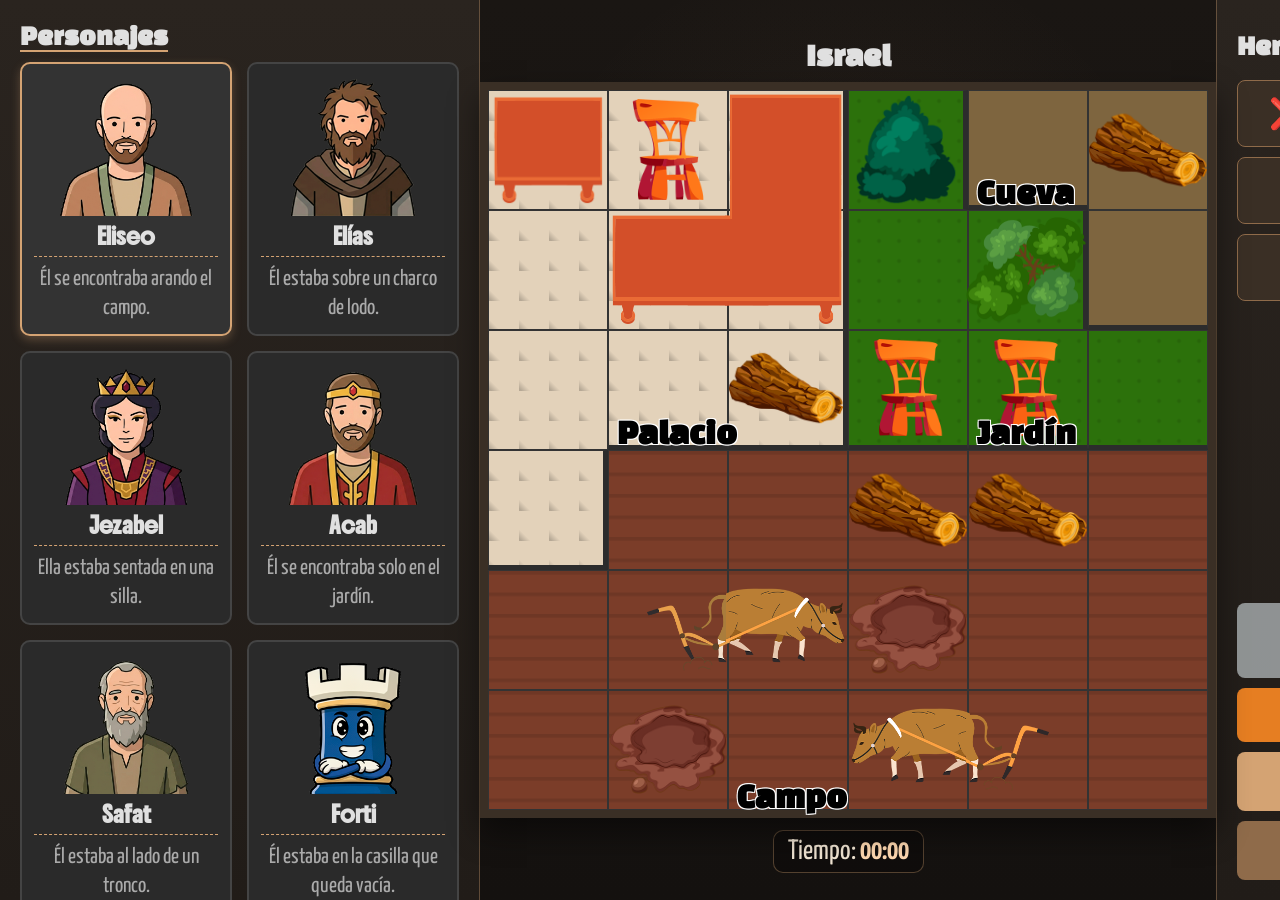
<file: nivel3.html>
<!DOCTYPE html>
<html lang="es">
<head>
<meta charset="UTF-8">

<link rel="preconnect" href="https://fonts.googleapis.com">
<link rel="preconnect" href="https://fonts.gstatic.com" crossorigin>
<link href="https://fonts.googleapis.com/css2?family=Cormorant+Garamond:ital,wght@0,300..700;1,300..700&family=Gasoek+One&family=Outfit:wght@100..900&display=swap" rel="stylesheet">
<link href="https://fonts.googleapis.com/css2?family=Boldonse&display=swap" rel="stylesheet">
<link href="https://fonts.googleapis.com/css2?family=Changa+One:ital@0;1&display=swap" rel="stylesheet">
<link href="https://fonts.googleapis.com/css2?family=Yanone+Kaffeesatz:wght@200..700&display=swap" rel="stylesheet">

<title>Misterio Bíblico - Versión Restaurada</title>
<style>
    body {
        margin: 0;
        font-family: 'Verdana', sans-serif;
        user-select: none;
        overflow: hidden;
        background:
            radial-gradient(circle at 15% 10%, rgba(212,163,115,0.10), transparent 35%),
            radial-gradient(circle at 85% 90%, rgba(212,163,115,0.07), transparent 40%),
            linear-gradient(160deg, #211c18 0%, #171411 100%);
    }
    
    /* Pantalla de carga */
    #loader-wrapper {
        position: fixed;
        top: 0; left: 0; width: 100%; height: 100%;
        background: #1a1a1a;
        display: flex; flex-direction: column;
        justify-content: center; align-items: center;
        z-index: 9999;
        transition: opacity 0.5s ease;
    }
    .spinner {
        width: 50px; height: 50px;
        border: 5px solid #333333;
        border-top: 5px solid #d4a373;
        border-radius: 50%;
        animation: spin 1s linear infinite;
        margin-bottom: 15px;
    }
    @keyframes spin { 0% { transform: rotate(0deg); } 100% { transform: rotate(360deg); } }

    /* Contenido oculto inicialmente */
    #main-content { opacity: 0; transition: opacity 0.8s ease; }

    .container { display:grid; grid-template-columns: 480px auto 280px; height:100vh; width: 100vw; }
    .sidebar {
        background: linear-gradient(180deg, #2a241f 0%, #211c18 100%);
        padding: 20px;
        border-right: 1px solid rgba(212,163,115,0.35);
        overflow-y: auto;
    }
    #suspects-container { display: grid; grid-template-columns: repeat(2, 1fr); gap: 15px; }
    
    .suspect { 
        background:#2a2a2a; border-radius:10px; padding: 12px; cursor:pointer; text-align:center; border: 2px solid #444444; 
        display: flex; flex-direction: column; align-items: center; min-height: 240px; transition: 0.2s; 
    }
    .suspect.selected { border-color: #d4a373; background: #333333; box-shadow: 0 4px 10px rgba(212, 163, 115, 0.3); }
    .suspect.placed { opacity: 0.4; filter: grayscale(1); border-style: dashed; }
    
    .suspect img { width: 140px; height: 140px; object-fit: contain; margin-bottom: 5px; }
    .suspect-name { font-weight: bold; color: #e0e0e0; font-size: 1.0em; margin-bottom: 5px; font-family: 'Boldonse', serif}
    .clue-text { font-size: 22px; color: #aaaaaa; border-top: 1px dashed #d4a373; margin-top: auto; padding-top: 8px; width: 100%; line-height: 1.3; font-family: 'Yanone Kaffeesatz', serif }

    .board {
        display: flex;
        justify-content: center;
        align-items: center;
        background:
            radial-gradient(circle at 50% 30%, rgba(212,163,115,0.06), transparent 45%),
            linear-gradient(180deg, #1a1613 0%, #14110f 100%);
        flex-direction: column;
        flex-grow: 1;
        position: relative;
    }
    .grid {
        display: grid;
        grid-template-columns: repeat(6, 120px);
        grid-template-rows: repeat(6, 120px);
        border: 8px solid #3a2f25;
        background: #221d18;
        box-shadow:
            0 14px 30px rgba(0,0,0,0.45),
            inset 0 0 0 1px rgba(255,230,200,0.05);
        position: relative;
    }
    .grid.game-over .cell { filter: grayscale(1); opacity: 0.4; pointer-events: none; transition: all 1s ease; }

    .cell { border: 1px solid #333333; position:relative; display:flex; justify-content:center; align-items:center; cursor: pointer; width: 120px; height: 120px; box-sizing: border-box; transition: 0.1s; }
    .cell::after {
        content: ''; position: absolute; top: 0; left: 0; right: 0; bottom: 0;
        border: 0px solid white; pointer-events: none; z-index: 200; transition: border-width 0.1s;
    }
    .cell:hover::after { border-width: 5px; }
    .cell.blocked:hover::after { border-color: #e63946; }

    #solved-stamp {
        display: none; position: absolute; z-index: 500; top: 50%; left: 50%;
        transform: translate(-50%, -50%) rotate(-15deg);
        border: 15px double #e63946; color: #e63946; font-size: 80px; font-weight: 900;
        padding: 20px 50px; border-radius: 20px; text-transform: uppercase;
        background: rgba(255, 255, 255, 0.9); backdrop-filter: blur(2px); pointer-events: none;
    }
    @keyframes stampAnimation {
        0% { transform: translate(-50%, -50%) rotate(-15deg) scale(5); opacity: 0; }
        100% { transform: translate(-50%, -50%) rotate(-15deg) scale(1); opacity: 1; }
    }
    .stamped { display: block !important; animation: stampAnimation 0.3s cubic-bezier(0.6, 0.04, 0.98, 0.34) forwards; }

    .cell-object { position: absolute; object-fit: contain; z-index: 5; pointer-events: none; }
    .character { position: absolute; width: 100px; z-index: 20; pointer-events: none; filter: drop-shadow(0 5px 10px rgba(0,0,0,0.3)); }
    
    .block-x { 
        position: absolute; z-index: 25; pointer-events: none; top: 50%; left: 50%;
        transform: translate(-50%, -50%); width: 90px; height: 90px; object-fit: contain; will-change: transform, opacity;
    }
    @keyframes popIn { 
        0% { transform: translate(-50%, -50%) scale(0); opacity: 0; } 
        100% { transform: translate(-50%, -50%) scale(1); opacity: 1; } 
    }
    .block-x-animated { animation: popIn 0.7s cubic-bezier(0.175, 0.885, 0.32, 1.275) forwards !important; }

    .status-circle { position: absolute; z-index: 250; width: 100%; height: 100%; top: 0; left: 0; transform: rotate(-90deg); }
    .status-circle circle { fill: none; stroke-width: 8; stroke-linecap: round; stroke-dasharray: 350; stroke-dashoffset: 350; animation: draw 0.6s forwards; }
    @keyframes draw { to { stroke-dashoffset: 0; } }
    .circle-correct { stroke: #2ecc71; } .circle-wrong { stroke: #e63946; }

    .hold-progress-svg { position: absolute; width: 100%; height: 100%; top: 0; left: 0; transform: rotate(-90deg); z-index: 210; opacity: 0; }
    .hold-progress-circle { fill: none; stroke: #2ecc71; stroke-width: 8; stroke-dasharray: 350; stroke-dashoffset: 350; }
    .loading .hold-progress-svg { opacity: 1; }

    .modal {
        display: none;
        position: fixed;
        z-index: 2000;
        left: 0;
        top: 0;
        width: 100%;
        height: 100%;
        background: rgba(0,0,0,0.6);

        justify-content: center;  /* centra horizontal */
        align-items: center;      /* centra vertical */
    }
    
    .modal-content {
        background:
            radial-gradient(circle at 20% 15%, rgba(212,163,115,0.10), transparent 40%),
            radial-gradient(circle at 80% 85%, rgba(212,163,115,0.08), transparent 45%),
            linear-gradient(165deg, #2b2620 0%, #1f1b17 100%);
        color: #efe6d8;
        margin: 2% auto;
        padding: 25px;
        border-radius: 16px;
        width: 90%;
        max-width: 600px;
        max-height: 85vh;
        overflow-y: auto;
        line-height: 1.6;
        border: 2px solid #b98a5d;
        box-shadow:
            0 16px 35px rgba(0,0,0,0.55),
            inset 0 0 0 1px rgba(255,240,220,0.06);
        position: relative;
        font-size: 21px;
        font-family: 'Yanone Kaffeesatz', sans-serif;
    }

    .close-btn {
        position: absolute;
        right: 22px;
        top: 0px;
        cursor: pointer;
        font-size: 90px;
        line-height: 1;
        color: #d8a978;
        transition: transform 0.15s ease, color 0.2s ease, text-shadow 0.2s ease;
    }
    .close-btn:hover {
        color: #ffd8ad;
        transform: scale(1.1);
        text-shadow: 0 0 10px rgba(255,216,173,0.35);
    }

    .modal-content h2 {
        color: #f5cd9e;
        margin-top: 0;
        margin-bottom: 8px;
        border-bottom: 1px solid rgba(212,163,115,0.45);
        padding-bottom: 6px;
        letter-spacing: 0.3px;
    }

    .modal-content h3 {
        color: #e9b883;
        margin-bottom: 2px;
        margin-top: 15px;
        letter-spacing: 0.2px;
    }

    .modal-content ul {
        margin-top: 0px;
        padding-left: 20px;
        color: #eee2d2;
    }

    .modal-content li {
        margin-bottom: 4px;
    }

    .modal-content b {
        color: #ffd9b5;
        font-weight: 700;
    }
    
    .controls {
        background: linear-gradient(180deg, #2a241f 0%, #211c18 100%);
        padding: 20px;
        border-left: 1px solid rgba(212,163,115,0.35);
        display: flex;
        flex-direction: column;
        gap: 10px;
    }
    button {
        width: 100%;
        padding: 15px;
        cursor: pointer;
        border-radius: 8px;
        border: 1px solid #8f6b4a;
        font-weight: bold;
        background: #3a2f25;
        color: #f0e4d2;
        transition: 0.2s;
    }
    button:hover { filter: brightness(1.08); }

    .active-tool { background: #d4a373 !important; color: white; }
    #btn-verify { background: #2ecc71; color: white; border: none; padding: 20px; transition: background 0.3s, opacity 0.3s; }
    #btn-verify:disabled { background: #bdc3c7 !important; cursor: not-allowed; opacity: 0.7; }

    .room-A { background-color: #e3d2ba; background-image: linear-gradient(45deg, rgba(0,0,0,0.2) 2px, transparent 20%); background-size: 30px 30px; } 
    .room-B { background-color: #2c710b; background-image: radial-gradient(rgba(0,0,0,0.10) 1px, transparent 20%); background-size: 20px 20px; } 
    .room-C { background-color: #7e653f; background-image: radial-gradient(45deg, rgba(0,0,0,0.10) 1px, transparent 20%); background-size: 20px 20px; } 
    .room-D { background-color: #7b3d29; background-image: linear-gradient(rgba(0,0,0,0.10) 3px, transparent 20%); background-size: 25px 21.5px; } 
    .room-E { background-color: #f3e5ab; }
    .br { border-right: 5px solid #2c2c2c !important; } .bb { border-bottom: 5px solid #2c2c2c !important; }
    .room-label { position: absolute; bottom: -5px; left: 8px; z-index: 45; font-weight: 900; font-size: 35px; font-family: 'Changa One', sans-serif; color: black; text-shadow: -1px -1px 0 #fff, 1px -1px 0 #fff, -1px 1px 0 #fff, 1px 1px 0 #fff; pointer-events: none; }
#timer-panel {
    margin-top: 12px;
    display: flex;
    gap: 20px;
    align-items: center;
    justify-content: center;
    color: #f0e4d2;
    font-family: 'Yanone Kaffeesatz', sans-serif;
    font-size: 28px;
    background: rgba(0,0,0,0.25);
    border: 1px solid rgba(212,163,115,0.35);
    border-radius: 10px;
    padding: 6px 14px;
}
#timer-panel strong {
    color: #ffd8b0;
    font-weight: 700;
}

</style>
</head>
<body>

<div id="loader-wrapper">
    <div class="spinner"></div>
    <div style="font-family: 'Changa One', sans-serif; color: #e0e0e0;">Cargando Misterio...</div>
</div>

<div id="main-content">
    <div id="howToPlayModal" class="modal">
        <div class="modal-content">
            <span class="close-btn" onclick="toggleModal()">&times;</span>
            <h2>Cómo jugar</h2>
            <h3>Objetivo</h3>
            <ul><li>Descubre quién estaba con Forti usando las pistas. Solo uno estaba con él (en la misma habitación).</li></ul>
            <h3>Reglas</h3>
            <ul>
                <li>Una persona por fila y por columna.</li>
                <li>"Al lado" significa directamente adyacente (arriba, abajo, derecha o izquierda) y en la misma habitación.</li>
                <li>Los personajes solo pueden estar en casillas ocupables (no en mesas, árboles, arbustos, etc.).</li>
            </ul>
            <h3>Controles</h3>
            <ul>
                <li><b>Clic en personaje:</b> Seleccionar.</li>
                <li><b>Clic rápido en casilla:</b> Añadir/quitar nota de personaje.</li>
                <li><b>Mantener pulsado en casilla:</b> Colocar personaje.</li>
            </ul>
            <h3>Herramientas</h3>
            <ul>
                <li><b>❌ Bloqueo:</b> Marcar casilla como imposibles.</li>
                <li><b>🧽 Borrador:</b> Borra casilla.</li>
                <li><b>↩ Deshacer:</b> Revierte última acción.</li>
            </ul>
        </div>
    </div>

        <div id="errorModal" class="modal">
            <div class="modal-content">
                <span class="close-btn" onclick="closeErrorModal()">&times;</span>
                <h2>Revisa las pistas</h2>
                <p id="errorModalText"></p>
            </div>
        </div>

    <div class="container">
        <div class="sidebar">
            <h3 style=" font-size: 28px; color: #e0e0e0; border-bottom: 2px solid #d4a373; display: inline-block; margin-bottom: 10px; font-family: 'Changa One', sans-serif; margin-top: 0px">Personajes</h3>
            <div id="suspects-container"></div>
        </div>
        
        <div class="board">
            <h1 style="color: #e0e0e0; margin: 10px 0; font-family: 'Changa One', serif;">Israel</h1>
            <div class="grid" id="grid">
                <div id="solved-stamp">RESUELTO</div>
            </div>
            <div id="timer-panel">
                <span>Tiempo: <strong id="timer-display">00:00</strong></span>
            </div>
        </div>
        
        <div class="controls">
            <h3 style=" font-size: 28px; color: #e0e0e0; margin: 10px 0; font-family: 'Changa One', sans-serif;">Herramientas</h3>
           <button id="btn-block" onclick="setTool('block')" style=" color: #e0e0e0; font-family: 'Yanone Kaffeesatz', serif; font-size: 30px;">❌ Bloqueo Manual</button>
           <button id="btn-eraser" onclick="setTool('eraser')" style=" color: #e0e0e0; font-family: 'Yanone Kaffeesatz', serif; font-size: 30px;">🧽 Borrador</button>
           <button onclick="undo()" style=" color: #e0e0e0; font-family: 'Yanone Kaffeesatz', serif; font-size: 30px;">↩ Deshacer</button>
            <div style="margin-top: auto; display: flex; flex-direction: column; gap: 10px;">
                <button id="btn-verify" onclick="checkSolution()" style="font-family: 'Yanone Kaffeesatz', sans-serif; font-size: 35px;" disabled>VERIFICAR</button>
                <button onclick="location.reload()" style="background:#e67e22; color:white; border:none; font-family: 'Yanone Kaffeesatz', sans-serif; font-size: 25px;">REINICIAR</button>
                <button onclick="toggleModal()" style="background:#d4a373; color:white; border:none; font-family: 'Yanone Kaffeesatz', sans-serif; font-size: 25px;">CÓMO JUGAR ❓</button>
                <button onclick="goToMenu()" style="background:#8f6b4a; color:white; border:none; font-family: 'Yanone Kaffeesatz', sans-serif; font-size: 25px;">⬅ VOLVER AL MENÚ</button>
            </div>
        </div>
    </div>
</div>

<script src="./progress.js"></script>
<script>
const suspects = [
    {name:"Eliseo", icon:"imagenes/personajes/eliseo.png", clue: "Él se encontraba arando el campo."},
    {name:"Elías", icon:"imagenes/personajes/elias.png", clue: "Él estaba sobre un charco de lodo."},
    {name:"Jezabel", icon:"imagenes/personajes/jezabel.png", clue: "Ella estaba sentada en una silla."},
    {name:"Acab", icon:"imagenes/personajes/acab.png", clue: "Él se encontraba solo en el jardín."},
    {name:"Safat", icon:"imagenes/personajes/safat.png", clue: "Él estaba al lado de un tronco."},
    {name:"Forti", icon:"imagenes/personajes/forti.png", clue: "Él estaba en la casilla que queda vacía."}
];

const objects = [
    {r:0, c:0, img: "imagenes/elementos/mesa.png", p:false, scale: "100%"}, 
    {r:1, c:1, img: "imagenes/elementos/mesa-triple-1.png", p:false, scale: "103%"},
    {r:1, c:2, img: "imagenes/elementos/mesa-triple-2.png", p:false, scale: "107%"}, 
    {r:0, c:2, img: "imagenes/elementos/mesa-triple-3.png", p:false, scale: "107%"},
    {r:0, c:1, img: "imagenes/elementos/silla-2.png", p:true, scale: "85%"},
    {r:2, c:3, img: "imagenes/elementos/silla-2.png", p:true, scale: "85%"}, 
    {r:2, c:4, img: "imagenes/elementos/silla-2.png", p:true, scale: "85%"}, 
    {r:1, c:4, img: "imagenes/elementos/arbol.png", p:false, scale: "105%"},
    {r:0, c:3, img: "imagenes/elementos/arbusto-1.png", p:false, scale: "101%"}, 
    {r:4, c:3, img: "imagenes/elementos/barro.png", p:true, scale: "98%"}, 
    {r:5, c:1, img: "imagenes/elementos/barro.png", p:true, scale: "98%"}, 
    {r:4, c:1, img: "imagenes/elementos/buey-arando-3.png", p:true, scale: "105%"},
    {r:4, c:2, img: "imagenes/elementos/buey-arando-4.png", p:true, scale: "105%"},
    {r:5, c:3, img: "imagenes/elementos/buey-arando-1.png", p:true, scale: "105%"},
    {r:5, c:4, img: "imagenes/elementos/buey-arando-2.png", p:true, scale: "105%"},
    {r:0, c:5, img: "imagenes/elementos/tronco-1.png", p:false, scale: "100%"},
    {r:2, c:2, img: "imagenes/elementos/tronco-1.png", p:false, scale: "100%"}, 
    {r:3, c:3, img: "imagenes/elementos/tronco-1.png", p:false, scale: "100%"},    
    {r:3, c:4, img: "imagenes/elementos/tronco-1.png", p:false, scale: "100%"},

];

const blockXImg = "imagenes/elementos/X.png";

const roomMap = [['A','A','A','B','C','C'],['A','A','A','B','B','C'],['A','A','A','B','B','B'],['A','D','D','D','D','D'],['D','D','D','D','D','D'],['D','D','D','D','D','D'],['D','D','D','D','D','D']];
const roomLabels = [{r:2, c:1, text:"Palacio"}, {r:5, c:2, text:"Campo"}, {r:2, c:4, text:"Jardín"}, {r:0, c:4, text:"Cueva"}];
const solution = { "Eliseo": [5,4], "Elías": [4,3], "Jezabel": [0,1], "Acab": [2,5], "Safat": [3,2], "Forti": [1,0] };

let board = Array(6).fill().map(() => Array(6).fill(null)), manualBlocks = Array(6).fill().map(() => Array(6).fill(false)), autoBlocks = Array(6).fill().map(() => Array(6).fill(false)), notes = Array(6).fill().map(() => Array(6).fill().map(() => new Set())), history = [];
let prevAutoBlocks = Array(6).fill().map(() => Array(6).fill(false));
let selectedSuspect = 0, currentTool = null, holdTimer, holdDelayTimer, isVerifying = false, gameWon = false, lastPlaced = null;
let elapsedSeconds = 0;
let timerInterval = null;
const cascadeStepMs = 160; // menor = más rápida la cascada

// Lógica de carga
function init() {
    drawSuspects();
    drawGrid();
    updateVerifyButton();

    const allImages = document.querySelectorAll('img');
    let loadedCount = 0;
    const totalImages = allImages.length;

    if (totalImages === 0) { revealGame(); return; }

    allImages.forEach(img => {
        if (img.complete) checkAllLoaded();
        else { img.addEventListener('load', checkAllLoaded); img.addEventListener('error', checkAllLoaded); }
    });

    function checkAllLoaded() {
        loadedCount++;
        if (loadedCount >= totalImages) revealGame();
    }
    updateTimerUI();

}

function revealGame() {
    const loader = document.getElementById('loader-wrapper');
    const content = document.getElementById('main-content');
    loader.style.opacity = '0';
    setTimeout(() => { 
        loader.style.display = 'none'; 
        content.style.opacity = '1';
        startTimer(); // empieza cuando ya está todo visible y listo
    }, 500);
}

function toggleModal() { const m = document.getElementById("howToPlayModal"); m.style.display = (m.style.display === "flex") ? "none" : "flex"; }

function formatTime(totalSeconds) {
    const mm = String(Math.floor(totalSeconds / 60)).padStart(2, "0");
    const ss = String(totalSeconds % 60).padStart(2, "0");
    return `${mm}:${ss}`;
}

function updateTimerUI() {
    const timerEl = document.getElementById("timer-display");
    if (timerEl) timerEl.textContent = formatTime(elapsedSeconds);
}

function startTimer() {
    if (timerInterval) return;
    timerInterval = setInterval(() => {
        if (!gameWon) {
            elapsedSeconds++;
            updateTimerUI();
        }
    }, 1000);
}

function stopTimer() {
    if (!timerInterval) return;
    clearInterval(timerInterval);
    timerInterval = null;
}

function showErrorModal(message) {
    const modal = document.getElementById("errorModal");
    const text = document.getElementById("errorModalText");
    text.textContent = message;
    modal.style.display = "flex";
}

function closeErrorModal() {
    document.getElementById("errorModal").style.display = "none";
    document.querySelectorAll('.status-circle').forEach(el => el.remove());
}

function saveState() {
    history.push({ board: JSON.parse(JSON.stringify(board)), manualBlocks: JSON.parse(JSON.stringify(manualBlocks)), notes: notes.map(row => row.map(cell => new Set(cell))) });
    if (history.length > 20) history.shift();
}

function undo() {
    if (history.length > 0 && !isVerifying) {
        let last = history.pop(); board = last.board; manualBlocks = last.manualBlocks; notes = last.notes;
        lastPlaced = null; recalculateAutoBlocks(); drawGrid(); drawSuspects(); updateVerifyButton();
    }
}

function setTool(t) {
    if (isVerifying || gameWon) return;
    currentTool = (currentTool === t) ? null : t;
    document.querySelectorAll('.controls button').forEach(b => b.classList.remove('active-tool'));
    if (currentTool) document.getElementById('btn-' + t).classList.add('active-tool');
}

function recalculateAutoBlocks() {
    // Guardamos el estado anterior
    prevAutoBlocks = autoBlocks.map(row => [...row]);

    // Recalculamos
    autoBlocks = Array(6).fill().map(() => Array(6).fill(false));

    for (let r=0; r<6; r++) {
        for (let c=0; c<6; c++) {
            if (board[r][c] !== null) {
                for (let i=0; i<6; i++) { 
                    if (i !== c) autoBlocks[r][i] = true; 
                    if (i !== r) autoBlocks[i][c] = true; 
                }
            }
        }
    }
}

function updateVerifyButton() { document.getElementById('btn-verify').disabled = (board.flat().filter(c => c !== null).length < 6); }

function drawGrid() {
    const g = document.getElementById("grid");
    const stamp = document.getElementById("solved-stamp");
    g.innerHTML = ""; g.appendChild(stamp);
    
    if (gameWon) g.classList.add('game-over');
    
    for (let r=0; r<6; r++) for (let c=0; c<6; c++) {
        let cell = document.createElement("div");
        const isBlocked = manualBlocks[r][c] || autoBlocks[r][c];
        const occupable = !objects.find(o => o.r === r && o.c === c && !o.p);
        cell.className = `cell room-${roomMap[r][c]} ${(!occupable || isBlocked) ? 'blocked' : ''}`;
        cell.id = `cell-${r}-${c}`;
        if (c < 5 && roomMap[r][c] !== roomMap[r][c+1]) cell.classList.add('br');
        if (r < 5 && roomMap[r][c] !== roomMap[r+1][c]) cell.classList.add('bb');
        
        const label = roomLabels.find(l => l.r === r && l.c === c);
        if (label) { let s = document.createElement("span"); s.className = "room-label"; s.innerText = label.text; cell.appendChild(s); }

        cell.onmousedown = () => {
            if (currentTool || isVerifying || gameWon || !occupable || isBlocked) return;
            holdDelayTimer = setTimeout(() => {
                cell.classList.add('loading');
                const circle = cell.querySelector('.hold-progress-circle');
                circle.style.transition = 'none'; circle.style.strokeDashoffset = '350';
                void circle.offsetWidth;
                circle.style.transition = 'stroke-dashoffset 800ms linear'; circle.style.strokeDashoffset = '0';
                holdTimer = setTimeout(() => { 
                    saveState(); notes[r][c].clear();
                    for(let i=0; i<6; i++) for(let j=0; j<6; j++) if(board[i][j] === selectedSuspect) board[i][j] = null;
                    board[r][c] = selectedSuspect; 
                    lastPlaced = {r,c};
                    recalculateAutoBlocks(); 
                    drawGrid();
                    drawSuspects();
                    updateVerifyButton();

                    // limpiar referencia al terminar la cascada aproximada
                    setTimeout(() => { lastPlaced = null; }, 1600);
                }, 800);
            }, 150);
        };
        cell.onmouseup = cell.onmouseleave = () => { clearTimeout(holdDelayTimer); clearTimeout(holdTimer); cell.classList.remove('loading'); };

        cell.onclick = () => {
            if (isVerifying || gameWon) return;
            if (currentTool === 'block' && board[r][c] === null) { saveState(); manualBlocks[r][c] = !manualBlocks[r][c]; drawGrid(); }
            else if (currentTool === 'eraser') { saveState(); board[r][c] = null; manualBlocks[r][c] = false; notes[r][c].clear(); recalculateAutoBlocks(); drawGrid(); drawSuspects(); updateVerifyButton(); }
            else if (holdDelayTimer) {
                clearTimeout(holdDelayTimer); clearTimeout(holdTimer);
                if (!occupable || isBlocked) return;
                saveState(); 
                if (notes[r][c].has(selectedSuspect)) notes[r][c].delete(selectedSuspect); 
                else notes[r][c].add(selectedSuspect);
                lastPlaced = null;
                drawGrid();
            }
        };

        let obj = objects.find(o => o.r === r && o.c === c);
        if (obj && obj.img) {
            let size = obj.scale || "85%"; 
            cell.innerHTML += `<img src="${obj.img}" class="cell-object" style="width:${size}; height:${size};">`;
        }

        let notesHtml = `<div style="position:absolute; z-index:10; display:grid; grid-template-columns:repeat(2,1fr); width:100%; height:100%; pointer-events:none; padding:4px; padding-top:15px; box-sizing: border-box;">`;
if (board[r][c] === null && !isBlocked) suspects.forEach((s, idx) => { 
    notesHtml += `<div style="font-size:20px; font-family: 'Yanone Kaffeesatz', sans-serif; font-weight:bold; color:#333333; text-align:center; text-shadow: -1px -1px 0 #fff, 1px -1px 0 #fff, -1px 1px 0 #fff, 1px 1px 0 #fff;">${notes[r][c].has(idx) ? s.name : ''}</div>`; 
});
        cell.innerHTML += notesHtml + '</div>';
        cell.innerHTML += `<svg class="hold-progress-svg" viewBox="0 0 120 120"><circle class="hold-progress-circle" cx="60" cy="60" r="55" /></svg>`;
        
        if (board[r][c] !== null) cell.innerHTML += `<img src="${suspects[board[r][c]].icon}" class="character">`;
        else if (occupable && (autoBlocks[r][c] || manualBlocks[r][c])) {
            const isNewAutoBlock = autoBlocks[r][c] && !prevAutoBlocks[r][c];
            const animate = isNewAutoBlock && lastPlaced;

            // Distancia Manhattan desde el personaje recién colocado.
            // En tu caso práctico (misma fila/columna), funciona perfecto para cascada.
            const dist = lastPlaced ? (Math.abs(r - lastPlaced.r) + Math.abs(c - lastPlaced.c)) : 0;
            const delay = dist * cascadeStepMs;

            cell.innerHTML += `
              <img
                src="${blockXImg}"
                class="block-x ${animate ? 'block-x-animated' : ''}"
                style="${animate ? `animation-delay:${delay}ms;` : ''}"
              >
            `;
        }
        g.appendChild(cell);
    }
    prevAutoBlocks = autoBlocks.map(row => [...row]);
}

function drawSuspects() {
    const s = document.getElementById("suspects-container"); s.innerHTML = "";
    const placed = new Set(); for(let r=0; r<6; r++) for(let c=0; c<6; c++) if(board[r][c] !== null) placed.add(board[r][c]);
    suspects.forEach((sus, i) => {
        let div = document.createElement("div"); div.className = `suspect ${placed.has(i) ? 'placed' : ''} ${selectedSuspect === i ? 'selected' : ''}`;
        div.innerHTML = `<img src="${sus.icon}"><span class="suspect-name">${sus.name}</span><div class="clue-text">${sus.clue}</div>`;
        div.onclick = () => { if(!isVerifying && !gameWon) { selectedSuspect = i; drawSuspects(); } };
        s.appendChild(div);
    });
}

async function checkSolution() {
    isVerifying = true; let allCorrect = true;
    for (let i = 0; i < suspects.length; i++) {
        const correctPos = solution[suspects[i].name]; let found = null;
        for (let r=0; r<6; r++) for (let c=0; c<6; c++) if (board[r][c] === i) found = {r,c};
        if (found) {
            const isCorrect = (correctPos[0] === found.r && correctPos[1] === found.c);
            if (!isCorrect) allCorrect = false;
            const cell = document.getElementById(`cell-${found.r}-${found.c}`);
            const svg = document.createElementNS("http://www.w3.org/2000/svg", "svg");
            svg.setAttribute("viewBox", "0 0 120 120"); svg.classList.add("status-circle");
            svg.innerHTML = `<circle class="${isCorrect?'circle-correct':'circle-wrong'}" cx="60" cy="60" r="55" />`;
            cell.appendChild(svg); await new Promise(res => setTimeout(res, 400));
        } else { allCorrect = false; }
    }
    if (allCorrect) { 
        gameWon = true; 
        stopTimer();

        // Guardar estado resuelto del nivel 3
        localStorage.setItem("mb_level_3_completed", "true");

        // Guardar mejor tiempo del nivel 3
        const timeKey = "mb_level_3_best_time";
        const prevBest = Number(localStorage.getItem(timeKey) || 0);
        if (prevBest === 0 || elapsedSeconds < prevBest) {
        localStorage.setItem(timeKey, String(elapsedSeconds));
        }

        // Desbloquear nivel 3
        MBProgress.unlockNextLevel(3);

        document.getElementById("grid").classList.add("game-over");
        document.getElementById("solved-stamp").classList.add("stamped"); 
    }
    else { 
        showErrorModal("Alguno o algunos personajes no están en el lugar correcto. ¡Sigue revisando las pistas!"); 
        isVerifying = false; 
    }
}

init();

function goToMenu() {
    window.location.href = "./index.html"; // ajusta ruta si hace falta
}

</script>
</body>
</html>
</file>
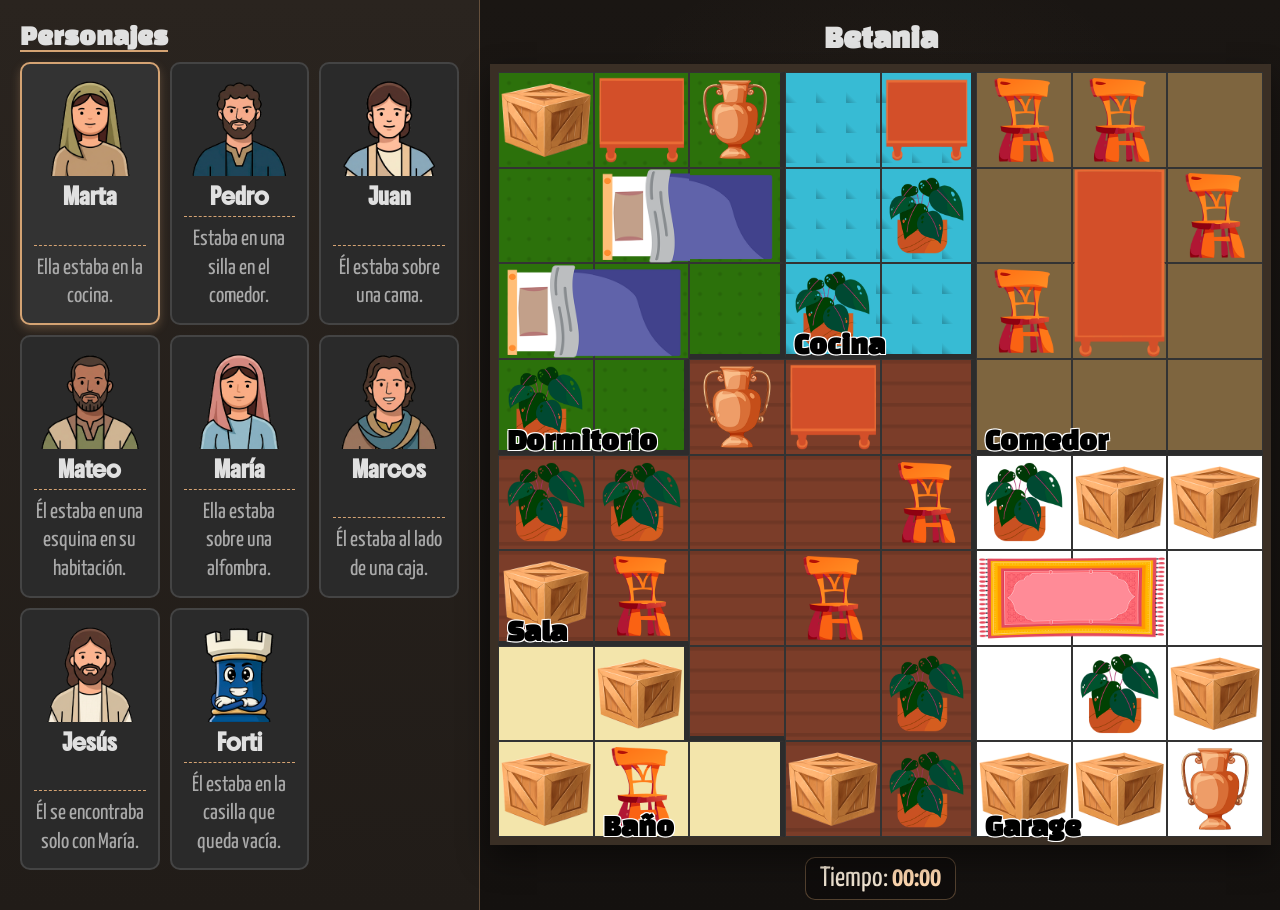
<file: nivel4.html>
<!DOCTYPE html>
<html lang="es">
<head>
<meta charset="UTF-8">

<link rel="preconnect" href="https://fonts.googleapis.com">
<link rel="preconnect" href="https://fonts.gstatic.com" crossorigin>
<link href="https://fonts.googleapis.com/css2?family=Cormorant+Garamond:ital,wght@0,300..700;1,300..700&family=Gasoek+One&family=Outfit:wght@100..900&display=swap" rel="stylesheet">
<link href="https://fonts.googleapis.com/css2?family=Boldonse&display=swap" rel="stylesheet">
<link href="https://fonts.googleapis.com/css2?family=Changa+One:ital@0;1&display=swap" rel="stylesheet">
<link href="https://fonts.googleapis.com/css2?family=Yanone+Kaffeesatz:wght@200..700&display=swap" rel="stylesheet">

<title>Misterio Bíblico - Versión Restaurada</title>
<style>
    body {
        margin: 0;
        font-family: 'Verdana', sans-serif;
        user-select: none;
        overflow: hidden;
        background:
            radial-gradient(circle at 15% 10%, rgba(212,163,115,0.10), transparent 35%),
            radial-gradient(circle at 85% 90%, rgba(212,163,115,0.07), transparent 40%),
            linear-gradient(160deg, #211c18 0%, #171411 100%);
    }
    
    /* Pantalla de carga */
    #loader-wrapper {
        position: fixed;
        top: 0; left: 0; width: 100%; height: 100%;
        background: #1a1a1a;
        display: flex; flex-direction: column;
        justify-content: center; align-items: center;
        z-index: 9999;
        transition: opacity 0.5s ease;
    }
    .spinner {
        width: 50px; height: 50px;
        border: 5px solid #333333;
        border-top: 5px solid #d4a373;
        border-radius: 50%;
        animation: spin 1s linear infinite;
        margin-bottom: 15px;
    }
    @keyframes spin { 0% { transform: rotate(0deg); } 100% { transform: rotate(360deg); } }

    /* Contenido oculto inicialmente */
    #main-content { opacity: 0; transition: opacity 0.8s ease; }

    .container { display:grid; grid-template-columns: 480px auto 280px; height:100vh; width: 100vw; }
    .sidebar {
        background: linear-gradient(180deg, #2a241f 0%, #211c18 100%);
        padding: 20px;
        border-right: 1px solid rgba(212,163,115,0.35);
        overflow-y: auto;
    }
    #suspects-container { display: grid; grid-template-columns: repeat(3, 1fr); gap: 10px; }
    
    .suspect { 
        background:#2a2a2a; border-radius:10px; padding: 12px; cursor:pointer; text-align:center; border: 2px solid #444444; 
        display: flex; flex-direction: column; align-items: center; min-height: 200px; transition: 0.2s; 
    }
    .suspect.selected { border-color: #d4a373; background: #333333; box-shadow: 0 4px 10px rgba(212, 163, 115, 0.3); }
    .suspect.placed { opacity: 0.4; filter: grayscale(1); border-style: dashed; }
    
    .suspect img { width: 100px; height: 100px; object-fit: contain; margin-bottom: 5px; }
    .suspect-name { font-weight: bold; color: #e0e0e0; font-size: 1.0em; margin-bottom: 5px; font-family: 'Boldonse', serif}
    .clue-text { font-size: 22px; color: #aaaaaa; border-top: 1px dashed #d4a373; margin-top: auto; padding-top: 8px; width: 100%; line-height: 1.3; font-family: 'Yanone Kaffeesatz', serif }

    .board {
        padding: 10px;
        display: flex;
        justify-content: center;
        align-items: center;
        background:
            radial-gradient(circle at 50% 30%, rgba(212,163,115,0.06), transparent 45%),
            linear-gradient(180deg, #1a1613 0%, #14110f 100%);
        flex-direction: column;
        flex-grow: 1;
        position: relative;
    }
    .grid {
        display: grid;
        width: min(85vh, 85vw);   /* se adapta a pantalla */
        height: min(85vh, 85vw);
        grid-template-columns: repeat(8, 1fr);
        grid-template-rows: repeat(8, 1fr);
        border: 8px solid #3a2f25;
        background: #221d18;
        box-shadow:
            0 14px 30px rgba(0,0,0,0.45),
            inset 0 0 0 1px rgba(255,230,200,0.05);
        position: relative;
    }
    .grid.game-over .cell { filter: grayscale(1); opacity: 0.4; pointer-events: none; transition: all 1s ease; }

    .cell {
        border: 1px solid #333333;
        position: relative;
        display: flex;
        justify-content: center;
        align-items: center;
        cursor: pointer;

        width: 100%;
        height: 100%;

        box-sizing: border-box;
        transition: 0.1s;
        }
    
    .cell::after {
        content: ''; position: absolute; top: 0; left: 0; right: 0; bottom: 0;
        border: 0px solid white; pointer-events: none; z-index: 200; transition: border-width 0.1s;
    }
    .cell:hover::after { border-width: 5px; }
    .cell.blocked:hover::after { border-color: #e63946; }

    #solved-stamp {
        display: none; position: absolute; z-index: 500; top: 50%; left: 50%;
        transform: translate(-50%, -50%) rotate(-15deg);
        border: 15px double #e63946; color: #e63946; font-size: 80px; font-weight: 900;
        padding: 20px 50px; border-radius: 20px; text-transform: uppercase;
        background: rgba(255, 255, 255, 0.9); backdrop-filter: blur(2px); pointer-events: none;
    }
    @keyframes stampAnimation {
        0% { transform: translate(-50%, -50%) rotate(-15deg) scale(5); opacity: 0; }
        100% { transform: translate(-50%, -50%) rotate(-15deg) scale(1); opacity: 1; }
    }
    .stamped { display: block !important; animation: stampAnimation 0.3s cubic-bezier(0.6, 0.04, 0.98, 0.34) forwards; }

    .cell-object { position: absolute; object-fit: contain; z-index: 5; pointer-events: none; }
    .character { position: absolute; width: 80%; z-index: 20; pointer-events: none; filter: drop-shadow(0 5px 10px rgba(0,0,0,0.3)); }
    
    .block-x { 
        width: 70%;
        height: 70%;
        position: absolute; z-index: 25; pointer-events: none; top: 50%; left: 50%;
        transform: translate(-50%, -50%); width: 90px; height: 90px; object-fit: contain; will-change: transform, opacity;
    }
    @keyframes popIn { 
        0% { transform: translate(-50%, -50%) scale(0); opacity: 0; } 
        100% { transform: translate(-50%, -50%) scale(1); opacity: 1; } 
    }
    .block-x-animated { animation: popIn 0.7s cubic-bezier(0.175, 0.885, 0.32, 1.275) forwards !important; }

    .status-circle { position: absolute; z-index: 250; width: 100%; height: 100%; top: 0; left: 0; transform: rotate(-90deg); }
    .status-circle circle { fill: none; stroke-width: 8; stroke-linecap: round; stroke-dasharray: 350; stroke-dashoffset: 350; animation: draw 0.6s forwards; }
    @keyframes draw { to { stroke-dashoffset: 0; } }
    .circle-correct { stroke: #2ecc71; } .circle-wrong { stroke: #e63946; }

    .hold-progress-svg { position: absolute; width: 100%; height: 100%; top: 0; left: 0; transform: rotate(-90deg); z-index: 210; opacity: 0; }
    .hold-progress-circle { fill: none; stroke: #2ecc71; stroke-width: 8; stroke-dasharray: 350; stroke-dashoffset: 350; }
    .loading .hold-progress-svg { opacity: 1; }

    .modal {
        display: none;
        position: fixed;
        z-index: 2000;
        left: 0;
        top: 0;
        width: 100%;
        height: 100%;
        background: rgba(0,0,0,0.6);

        justify-content: center;  /* centra horizontal */
        align-items: center;      /* centra vertical */
    }
    
    .modal-content {
        background:
            radial-gradient(circle at 20% 15%, rgba(212,163,115,0.10), transparent 40%),
            radial-gradient(circle at 80% 85%, rgba(212,163,115,0.08), transparent 45%),
            linear-gradient(165deg, #2b2620 0%, #1f1b17 100%);
        color: #efe6d8;
        margin: 2% auto;
        padding: 25px;
        border-radius: 16px;
        width: 90%;
        max-width: 600px;
        max-height: 85vh;
        overflow-y: auto;
        line-height: 1.6;
        border: 2px solid #b98a5d;
        box-shadow:
            0 16px 35px rgba(0,0,0,0.55),
            inset 0 0 0 1px rgba(255,240,220,0.06);
        position: relative;
        font-size: 21px;
        font-family: 'Yanone Kaffeesatz', sans-serif;
    }

    .close-btn {
        position: absolute;
        right: 22px;
        top: 0px;
        cursor: pointer;
        font-size: 90px;
        line-height: 1;
        color: #d8a978;
        transition: transform 0.15s ease, color 0.2s ease, text-shadow 0.2s ease;
    }
    .close-btn:hover {
        color: #ffd8ad;
        transform: scale(1.1);
        text-shadow: 0 0 10px rgba(255,216,173,0.35);
    }

    .modal-content h2 {
        color: #f5cd9e;
        margin-top: 0;
        margin-bottom: 8px;
        border-bottom: 1px solid rgba(212,163,115,0.45);
        padding-bottom: 6px;
        letter-spacing: 0.3px;
    }

    .modal-content h3 {
        color: #e9b883;
        margin-bottom: 2px;
        margin-top: 15px;
        letter-spacing: 0.2px;
    }

    .modal-content ul {
        margin-top: 0px;
        padding-left: 20px;
        color: #eee2d2;
    }

    .modal-content li {
        margin-bottom: 4px;
    }

    .modal-content b {
        color: #ffd9b5;
        font-weight: 700;
    }
    
    .controls {
        background: linear-gradient(180deg, #2a241f 0%, #211c18 100%);
        padding: 20px;
        border-left: 1px solid rgba(212,163,115,0.35);
        display: flex;
        flex-direction: column;
        gap: 10px;
    }
    button {
        width: 100%;
        padding: 15px;
        cursor: pointer;
        border-radius: 8px;
        border: 1px solid #8f6b4a;
        font-weight: bold;
        background: #3a2f25;
        color: #f0e4d2;
        transition: 0.2s;
    }
    button:hover { filter: brightness(1.08); }

    .active-tool { background: #d4a373 !important; color: white; }
    #btn-verify { background: #2ecc71; color: white; border: none; padding: 20px; transition: background 0.3s, opacity 0.3s; }
    #btn-verify:disabled { background: #bdc3c7 !important; cursor: not-allowed; opacity: 0.7; }

    .room-A { background-color: #2c710b; background-image: radial-gradient(rgba(0,0,0,0.10) 1px, transparent 20%); background-size: 20px 20px; } 
    .room-B { background-color: #37BBD4; background-image: linear-gradient(45deg, rgba(0,0,0,0.2) 2px, transparent 20%); background-size: 30px 30px; } 
    .room-C { background-color: #7e653f; background-image: radial-gradient(45deg, rgba(0,0,0,0.10) 1px, transparent 20%); background-size: 20px 20px; } 
    .room-D { background-color: #7b3d29; background-image: linear-gradient(rgba(0,0,0,0.10) 3px, transparent 20%); background-size: 25px 21.5px; } 
    .room-E { background-color: #f3e5ab; }
    .room-F { background-color: white; }
    .br { border-right: 5px solid #2c2c2c !important; } .bb { border-bottom: 5px solid #2c2c2c !important; }
    .room-label { position: absolute; bottom: -5px; left: 8px; z-index: 45; font-weight: 900; font-size: 30px; font-family: 'Changa One', sans-serif; color: black; text-shadow: -1px -1px 0 #fff, 1px -1px 0 #fff, -1px 1px 0 #fff, 1px 1px 0 #fff; pointer-events: none; }
#timer-panel {
    margin-top: 12px;
    display: flex;
    gap: 20px;
    align-items: center;
    justify-content: center;
    color: #f0e4d2;
    font-family: 'Yanone Kaffeesatz', sans-serif;
    font-size: 28px;
    background: rgba(0,0,0,0.25);
    border: 1px solid rgba(212,163,115,0.35);
    border-radius: 10px;
    padding: 6px 14px;
}
#timer-panel strong {
    color: #ffd8b0;
    font-weight: 700;
}

</style>
</head>
<body>

<div id="loader-wrapper">
    <div class="spinner"></div>
    <div style="font-family: 'Changa One', sans-serif; color: #e0e0e0;">Cargando Misterio...</div>
</div>

<div id="main-content">
    <div id="howToPlayModal" class="modal">
        <div class="modal-content">
            <span class="close-btn" onclick="toggleModal()">&times;</span>
            <h2>Cómo jugar</h2>
            <h3>Objetivo</h3>
            <ul><li>Descubre quién estaba con Forti usando las pistas. Solo uno estaba con él (en la misma habitación).</li></ul>
            <h3>Reglas</h3>
            <ul>
                <li>Una persona por fila y por columna.</li>
                <li>"Al lado" significa directamente adyacente (arriba, abajo, derecha o izquierda) y en la misma habitación.</li>
                <li>Los personajes solo pueden estar en casillas ocupables (no en mesas, árboles, arbustos, etc.).</li>
            </ul>
            <h3>Controles</h3>
            <ul>
                <li><b>Clic en personaje:</b> Seleccionar.</li>
                <li><b>Clic rápido en casilla:</b> Añadir/quitar nota de personaje.</li>
                <li><b>Mantener pulsado en casilla:</b> Colocar personaje.</li>
            </ul>
            <h3>Herramientas</h3>
            <ul>
                <li><b>❌ Bloqueo:</b> Marcar casilla como imposibles.</li>
                <li><b>🧽 Borrador:</b> Borra casilla.</li>
                <li><b>↩ Deshacer:</b> Revierte última acción.</li>
            </ul>
        </div>
    </div>

        <div id="errorModal" class="modal">
            <div class="modal-content">
                <span class="close-btn" onclick="closeErrorModal()">&times;</span>
                <h2>Revisa las pistas</h2>
                <p id="errorModalText"></p>
            </div>
        </div>

    <div class="container">
        <div class="sidebar">
            <h3 style=" font-size: 28px; color: #e0e0e0; border-bottom: 2px solid #d4a373; display: inline-block; margin-bottom: 10px; font-family: 'Changa One', sans-serif; margin-top: 0px">Personajes</h3>
            <div id="suspects-container"></div>
        </div>
        
        <div class="board">
            <h1 style="color: #e0e0e0; margin: 10px 0; font-family: 'Changa One', serif;">Betania</h1>
            <div class="grid" id="grid">
                <div id="solved-stamp">RESUELTO</div>
            </div>
            <div id="timer-panel">
                <span>Tiempo: <strong id="timer-display">00:00</strong></span>
            </div>
        </div>
        
        <div class="controls">
            <h3 style=" font-size: 28px; color: #e0e0e0; margin: 10px 0; font-family: 'Changa One', sans-serif;">Herramientas</h3>
           <button id="btn-block" onclick="setTool('block')" style=" color: #e0e0e0; font-family: 'Yanone Kaffeesatz', serif; font-size: 30px;">❌ Bloqueo Manual</button>
           <button id="btn-eraser" onclick="setTool('eraser')" style=" color: #e0e0e0; font-family: 'Yanone Kaffeesatz', serif; font-size: 30px;">🧽 Borrador</button>
           <button onclick="undo()" style=" color: #e0e0e0; font-family: 'Yanone Kaffeesatz', serif; font-size: 30px;">↩ Deshacer</button>
            <div style="margin-top: auto; display: flex; flex-direction: column; gap: 10px;">
                <button id="btn-verify" onclick="checkSolution()" style="font-family: 'Yanone Kaffeesatz', sans-serif; font-size: 35px;" disabled>VERIFICAR</button>
                <button onclick="location.reload()" style="background:#e67e22; color:white; border:none; font-family: 'Yanone Kaffeesatz', sans-serif; font-size: 25px;">REINICIAR</button>
                <button onclick="toggleModal()" style="background:#d4a373; color:white; border:none; font-family: 'Yanone Kaffeesatz', sans-serif; font-size: 25px;">CÓMO JUGAR ❓</button>
                <button onclick="goToMenu()" style="background:#8f6b4a; color:white; border:none; font-family: 'Yanone Kaffeesatz', sans-serif; font-size: 25px;">⬅ VOLVER AL MENÚ</button>
            </div>
        </div>
    </div>
</div>

<script src="./progress.js"></script>
<script>
const suspects = [
    {name:"Marta", icon:"imagenes/personajes/marta.png", clue: "Ella estaba en la cocina."},
    {name:"Pedro", icon:"imagenes/personajes/pedro.png", clue: "Estaba en una silla en el comedor."},
    {name:"Juan", icon:"imagenes/personajes/juan.png", clue: "Él estaba sobre una cama."},
    {name:"Mateo", icon:"imagenes/personajes/mateo.png", clue: "Él estaba en una esquina en su habitación."},
    {name:"María", icon:"imagenes/personajes/maria.png", clue: "Ella estaba sobre una alfombra."},
    {name:"Marcos", icon:"imagenes/personajes/marcos.png", clue: "Él estaba al lado de una caja."},
    {name:"Jesús", icon:"imagenes/personajes/jesus.png", clue: "Él se encontraba solo con María."},
    {name:"Forti", icon:"imagenes/personajes/forti.png", clue: "Él estaba en la casilla que queda vacía."}
];

const objects = [
    {r:0, c:1, img: "imagenes/elementos/mesa.png", p:false, scale: "100%"}, 
    {r:0, c:4, img: "imagenes/elementos/mesa.png", p:false, scale: "100%"},
    {r:3, c:3, img: "imagenes/elementos/mesa.png", p:false, scale: "100%"},
    {r:0, c:0, img: "imagenes/elementos/caja.png", p:false, scale: "100%"},
    {r:4, c:6, img: "imagenes/elementos/caja.png", p:false, scale: "100%"},
    {r:4, c:7, img: "imagenes/elementos/caja.png", p:false, scale: "100%"},
    {r:5, c:0, img: "imagenes/elementos/caja.png", p:false, scale: "100%"},
    {r:6, c:1, img: "imagenes/elementos/caja.png", p:false, scale: "100%"},
    {r:6, c:7, img: "imagenes/elementos/caja.png", p:false, scale: "100%"},
    {r:7, c:0, img: "imagenes/elementos/caja.png", p:false, scale: "100%"},
    {r:7, c:3, img: "imagenes/elementos/caja.png", p:false, scale: "100%"},
    {r:7, c:5, img: "imagenes/elementos/caja.png", p:false, scale: "100%"},
    {r:7, c:6, img: "imagenes/elementos/caja.png", p:false, scale: "100%"},
    {r:1, c:1, img: "imagenes/elementos/cama-1.png", p:true, scale: "103%"},
    {r:1, c:2, img: "imagenes/elementos/cama-2.png", p:true, scale: "103%"},
    {r:2, c:0, img: "imagenes/elementos/cama-1.png", p:true, scale: "103%"},
    {r:2, c:1, img: "imagenes/elementos/cama-2.png", p:true, scale: "103%"},
    {r:0, c:5, img: "imagenes/elementos/silla-2.png", p:true, scale: "90%"},
    {r:0, c:6, img: "imagenes/elementos/silla-2.png", p:true, scale: "90%"},
    {r:1, c:7, img: "imagenes/elementos/silla-2.png", p:true, scale: "90%"},
    {r:2, c:5, img: "imagenes/elementos/silla-2.png", p:true, scale: "90%"},
    {r:4, c:4, img: "imagenes/elementos/silla-2.png", p:true, scale: "90%"},
    {r:5, c:1, img: "imagenes/elementos/silla-2.png", p:true, scale: "90%"},
    {r:5, c:3, img: "imagenes/elementos/silla-2.png", p:true, scale: "90%"},
    {r:7, c:1, img: "imagenes/elementos/silla-2.png", p:true, scale: "90%"},
    {r:1, c:6, img: "imagenes/elementos/mesa-vertical-2.png", p:false, scale: "103%"},
    {r:2, c:6, img: "imagenes/elementos/mesa-vertical-1.png", p:false, scale: "103%"},
    {r:1, c:4, img: "imagenes/elementos/planta.png", p:false, scale: "90%"},
    {r:2, c:3, img: "imagenes/elementos/planta.png", p:false, scale: "90%"},
    {r:3, c:0, img: "imagenes/elementos/planta.png", p:false, scale: "90%"},
    {r:4, c:0, img: "imagenes/elementos/planta.png", p:false, scale: "90%"},
    {r:4, c:1, img: "imagenes/elementos/planta.png", p:false, scale: "90%"},
    {r:4, c:5, img: "imagenes/elementos/planta.png", p:false, scale: "90%"},
    {r:6, c:4, img: "imagenes/elementos/planta.png", p:false, scale: "90%"},
    {r:7, c:4, img: "imagenes/elementos/planta.png", p:false, scale: "90%"},
    {r:6, c:6, img: "imagenes/elementos/planta.png", p:false, scale: "90%"},
    {r:0, c:2, img: "imagenes/elementos/jarron.png", p:false, scale: "90%"},
    {r:3, c:2, img: "imagenes/elementos/jarron.png", p:false, scale: "90%"},
    {r:7, c:7, img: "imagenes/elementos/jarron.png", p:false, scale: "90%"},
    {r:5, c:5, img: "imagenes/elementos/alfombra-horizontal-1.png", p:true, scale: "103%"},
    {r:5, c:6, img: "imagenes/elementos/alfombra-horizontal-2.png", p:true, scale: "103%"},


];

const blockXImg = "imagenes/elementos/X.png";

const roomMap = [['A','A','A','B','B','C','C','C'],['A','A','A','B','B','C','C','C'],['A','A','A','B','B','C','C','C'],['A','A','D','D','D','C','C','C'],['D','D','D','D','D','F','F','F'],['D','D','D','D','D','F','F','F'],['E','E','D','D','D','F','F','F'],['E','E','E','D','D','F','F','F']];
const roomLabels = [{r:3, c:0, text:"Dormitorio"}, {r:2, c:3, text:"Cocina"}, {r:3, c:5, text:"Comedor"}, {r:5, c:0, text:"Sala"}, {r:7, c:1, text:"Baño"}, {r:7, c:5, text:"Garage"}];
const solution = { "Marta": [0,3], "Pedro": [1,7], "Juan": [2,0], "Mateo": [3,4], "María": [5,6], "Marcos": [7,1], "Jesús": [6,5], "Forti": [4,2]};

let board = Array(8).fill().map(() => Array(8).fill(null)), manualBlocks = Array(8).fill().map(() => Array(8).fill(false)), autoBlocks = Array(8).fill().map(() => Array(8).fill(false)), notes = Array(8).fill().map(() => Array(8).fill().map(() => new Set())), history = [];
let prevAutoBlocks = Array(8).fill().map(() => Array(8).fill(false));
let selectedSuspect = 0, currentTool = null, holdTimer, holdDelayTimer, isVerifying = false, gameWon = false, lastPlaced = null;
let elapsedSeconds = 0;
let timerInterval = null;
const cascadeStepMs = 160; // menor = más rápida la cascada

// Lógica de carga
function init() {
    drawSuspects();
    drawGrid();
    updateVerifyButton();

    const allImages = document.querySelectorAll('img');
    let loadedCount = 0;
    const totalImages = allImages.length;

    if (totalImages === 0) { revealGame(); return; }

    allImages.forEach(img => {
        if (img.complete) checkAllLoaded();
        else { img.addEventListener('load', checkAllLoaded); img.addEventListener('error', checkAllLoaded); }
    });

    function checkAllLoaded() {
        loadedCount++;
        if (loadedCount >= totalImages) revealGame();
    }
    updateTimerUI();

}

function revealGame() {
    const loader = document.getElementById('loader-wrapper');
    const content = document.getElementById('main-content');
    loader.style.opacity = '0';
    setTimeout(() => { 
        loader.style.display = 'none'; 
        content.style.opacity = '1';
        startTimer(); // empieza cuando ya está todo visible y listo
    }, 500);
}

function toggleModal() { const m = document.getElementById("howToPlayModal"); m.style.display = (m.style.display === "flex") ? "none" : "flex"; }

function formatTime(totalSeconds) {
    const mm = String(Math.floor(totalSeconds / 60)).padStart(2, "0");
    const ss = String(totalSeconds % 60).padStart(2, "0");
    return `${mm}:${ss}`;
}

function updateTimerUI() {
    const timerEl = document.getElementById("timer-display");
    if (timerEl) timerEl.textContent = formatTime(elapsedSeconds);
}

function startTimer() {
    if (timerInterval) return;
    timerInterval = setInterval(() => {
        if (!gameWon) {
            elapsedSeconds++;
            updateTimerUI();
        }
    }, 1000);
}

function stopTimer() {
    if (!timerInterval) return;
    clearInterval(timerInterval);
    timerInterval = null;
}

function showErrorModal(message) {
    const modal = document.getElementById("errorModal");
    const text = document.getElementById("errorModalText");
    text.textContent = message;
    modal.style.display = "flex";
}

function closeErrorModal() {
    document.getElementById("errorModal").style.display = "none";
    document.querySelectorAll('.status-circle').forEach(el => el.remove());
}

function saveState() {
    history.push({ board: JSON.parse(JSON.stringify(board)), manualBlocks: JSON.parse(JSON.stringify(manualBlocks)), notes: notes.map(row => row.map(cell => new Set(cell))) });
    if (history.length > 20) history.shift();
}

function undo() {
    if (history.length > 0 && !isVerifying) {
        let last = history.pop(); board = last.board; manualBlocks = last.manualBlocks; notes = last.notes;
        lastPlaced = null; recalculateAutoBlocks(); drawGrid(); drawSuspects(); updateVerifyButton();
    }
}

function setTool(t) {
    if (isVerifying || gameWon) return;
    currentTool = (currentTool === t) ? null : t;
    document.querySelectorAll('.controls button').forEach(b => b.classList.remove('active-tool'));
    if (currentTool) document.getElementById('btn-' + t).classList.add('active-tool');
}

function recalculateAutoBlocks() {
    // Guardamos el estado anterior
    prevAutoBlocks = autoBlocks.map(row => [...row]);

    // Recalculamos
    autoBlocks = Array(8).fill().map(() => Array(8).fill(false));

    for (let r=0; r<8; r++) {
        for (let c=0; c<8; c++) {
            if (board[r][c] !== null) {
                for (let i=0; i<8; i++) { 
                    if (i !== c) autoBlocks[r][i] = true; 
                    if (i !== r) autoBlocks[i][c] = true; 
                }
            }
        }
    }
}

function updateVerifyButton() { document.getElementById('btn-verify').disabled = (board.flat().filter(c => c !== null).length < 8); }

function drawGrid() {
    const g = document.getElementById("grid");
    const stamp = document.getElementById("solved-stamp");
    g.innerHTML = ""; g.appendChild(stamp);
    
    if (gameWon) g.classList.add('game-over');
    
    for (let r=0; r<8; r++) for (let c=0; c<8; c++) {
        let cell = document.createElement("div");
        const isBlocked = manualBlocks[r][c] || autoBlocks[r][c];
        const occupable = !objects.find(o => o.r === r && o.c === c && !o.p);
        cell.className = `cell room-${roomMap[r][c]} ${(!occupable || isBlocked) ? 'blocked' : ''}`;
        cell.id = `cell-${r}-${c}`;
        if (c < 7 && roomMap[r][c] !== roomMap[r][c+1]) cell.classList.add('br');
        if (r < 7 && roomMap[r][c] !== roomMap[r+1][c]) cell.classList.add('bb');
        
        const label = roomLabels.find(l => l.r === r && l.c === c);
        if (label) { let s = document.createElement("span"); s.className = "room-label"; s.innerText = label.text; cell.appendChild(s); }

        cell.onmousedown = () => {
            if (currentTool || isVerifying || gameWon || !occupable || isBlocked) return;
            holdDelayTimer = setTimeout(() => {
                cell.classList.add('loading');
                const circle = cell.querySelector('.hold-progress-circle');
                circle.style.transition = 'none'; circle.style.strokeDashoffset = '350';
                void circle.offsetWidth;
                circle.style.transition = 'stroke-dashoffset 800ms linear'; circle.style.strokeDashoffset = '0';
                holdTimer = setTimeout(() => { 
                    saveState(); notes[r][c].clear();
                    for(let i=0; i<8; i++) for(let j=0; j<8; j++) if(board[i][j] === selectedSuspect) board[i][j] = null;
                    board[r][c] = selectedSuspect; 
                    lastPlaced = {r,c};
                    recalculateAutoBlocks(); 
                    drawGrid();
                    drawSuspects();
                    updateVerifyButton();

                    // limpiar referencia al terminar la cascada aproximada
                    setTimeout(() => { lastPlaced = null; }, 1600);
                }, 800);
            }, 150);
        };
        cell.onmouseup = cell.onmouseleave = () => { clearTimeout(holdDelayTimer); clearTimeout(holdTimer); cell.classList.remove('loading'); };

        cell.onclick = () => {
            if (isVerifying || gameWon) return;
            if (currentTool === 'block' && board[r][c] === null) { saveState(); manualBlocks[r][c] = !manualBlocks[r][c]; drawGrid(); }
            else if (currentTool === 'eraser') { saveState(); board[r][c] = null; manualBlocks[r][c] = false; notes[r][c].clear(); recalculateAutoBlocks(); drawGrid(); drawSuspects(); updateVerifyButton(); }
            else if (holdDelayTimer) {
                clearTimeout(holdDelayTimer); clearTimeout(holdTimer);
                if (!occupable || isBlocked) return;
                saveState(); 
                if (notes[r][c].has(selectedSuspect)) notes[r][c].delete(selectedSuspect); 
                else notes[r][c].add(selectedSuspect);
                lastPlaced = null;
                drawGrid();
            }
        };

        let obj = objects.find(o => o.r === r && o.c === c);
        if (obj && obj.img) {
            let size = obj.scale || "85%"; 
            cell.innerHTML += `<img src="${obj.img}" class="cell-object" style="width:${size}; height:${size};">`;
        }

        let notesHtml = `<div style="position:absolute; z-index:10; display:grid; grid-template-columns:repeat(2,1fr); width:100%; height:100%; pointer-events:none; padding:4px; padding-top:15px; box-sizing: border-box;">`;
if (board[r][c] === null && !isBlocked) suspects.forEach((s, idx) => { 
    notesHtml += `<div style="font-size:20px; font-family: 'Yanone Kaffeesatz', sans-serif; font-weight:bold; color:#333333; text-align:center; text-shadow: -1px -1px 0 #fff, 1px -1px 0 #fff, -1px 1px 0 #fff, 1px 1px 0 #fff;">${notes[r][c].has(idx) ? s.name : ''}</div>`; 
});
        cell.innerHTML += notesHtml + '</div>';
        cell.innerHTML += `<svg class="hold-progress-svg" viewBox="0 0 120 120"><circle class="hold-progress-circle" cx="60" cy="60" r="55" /></svg>`;
        
        if (board[r][c] !== null) cell.innerHTML += `<img src="${suspects[board[r][c]].icon}" class="character">`;
        else if (occupable && (autoBlocks[r][c] || manualBlocks[r][c])) {
            const isNewAutoBlock = autoBlocks[r][c] && !prevAutoBlocks[r][c];
            const animate = isNewAutoBlock && lastPlaced;

            // Distancia Manhattan desde el personaje recién colocado.
            // En tu caso práctico (misma fila/columna), funciona perfecto para cascada.
            const dist = lastPlaced ? (Math.abs(r - lastPlaced.r) + Math.abs(c - lastPlaced.c)) : 0;
            const delay = dist * cascadeStepMs;

            cell.innerHTML += `
              <img
                src="${blockXImg}"
                class="block-x ${animate ? 'block-x-animated' : ''}"
                style="${animate ? `animation-delay:${delay}ms;` : ''}"
              >
            `;
        }
        g.appendChild(cell);
    }
    prevAutoBlocks = autoBlocks.map(row => [...row]);
}

function drawSuspects() {
    const s = document.getElementById("suspects-container"); s.innerHTML = "";
    const placed = new Set(); for(let r=0; r<8; r++) for(let c=0; c<8; c++) if(board[r][c] !== null) placed.add(board[r][c]);
    suspects.forEach((sus, i) => {
        let div = document.createElement("div"); div.className = `suspect ${placed.has(i) ? 'placed' : ''} ${selectedSuspect === i ? 'selected' : ''}`;
        div.innerHTML = `<img src="${sus.icon}"><span class="suspect-name">${sus.name}</span><div class="clue-text">${sus.clue}</div>`;
        div.onclick = () => { if(!isVerifying && !gameWon) { selectedSuspect = i; drawSuspects(); } };
        s.appendChild(div);
    });
}

async function checkSolution() {
    isVerifying = true; let allCorrect = true;
    for (let i = 0; i < suspects.length; i++) {
        const correctPos = solution[suspects[i].name]; let found = null;
        for (let r=0; r<8; r++) for (let c=0; c<8; c++) if (board[r][c] === i) found = {r,c};
        if (found) {
            const isCorrect = (correctPos[0] === found.r && correctPos[1] === found.c);
            if (!isCorrect) allCorrect = false;
            const cell = document.getElementById(`cell-${found.r}-${found.c}`);
            const svg = document.createElementNS("http://www.w3.org/2000/svg", "svg");
            svg.setAttribute("viewBox", "0 0 120 120"); svg.classList.add("status-circle");
            svg.innerHTML = `<circle class="${isCorrect?'circle-correct':'circle-wrong'}" cx="60" cy="60" r="55" />`;
            cell.appendChild(svg); await new Promise(res => setTimeout(res, 400));
        } else { allCorrect = false; }
    }
    if (allCorrect) { 
        gameWon = true; 
        stopTimer();

        // Guardar estado resuelto del nivel 4
        localStorage.setItem("mb_level_4_completed", "true");

        // Guardar mejor tiempo del nivel 4
        const timeKey = "mb_level_4_best_time";
        const prevBest = Number(localStorage.getItem(timeKey) || 0);
        if (prevBest === 0 || elapsedSeconds < prevBest) {
        localStorage.setItem(timeKey, String(elapsedSeconds));
        }

        // Desbloquear nivel 4
        MBProgress.unlockNextLevel(4);

        document.getElementById("grid").classList.add("game-over");
        document.getElementById("solved-stamp").classList.add("stamped"); 
    }
    else { 
        showErrorModal("Alguno o algunos personajes no están en el lugar correcto. ¡Sigue revisando las pistas!"); 
        isVerifying = false; 
    }
}

init();

function goToMenu() {
    window.location.href = "./index.html"; // ajusta ruta si hace falta
}

</script>
</body>
</html>
</file>
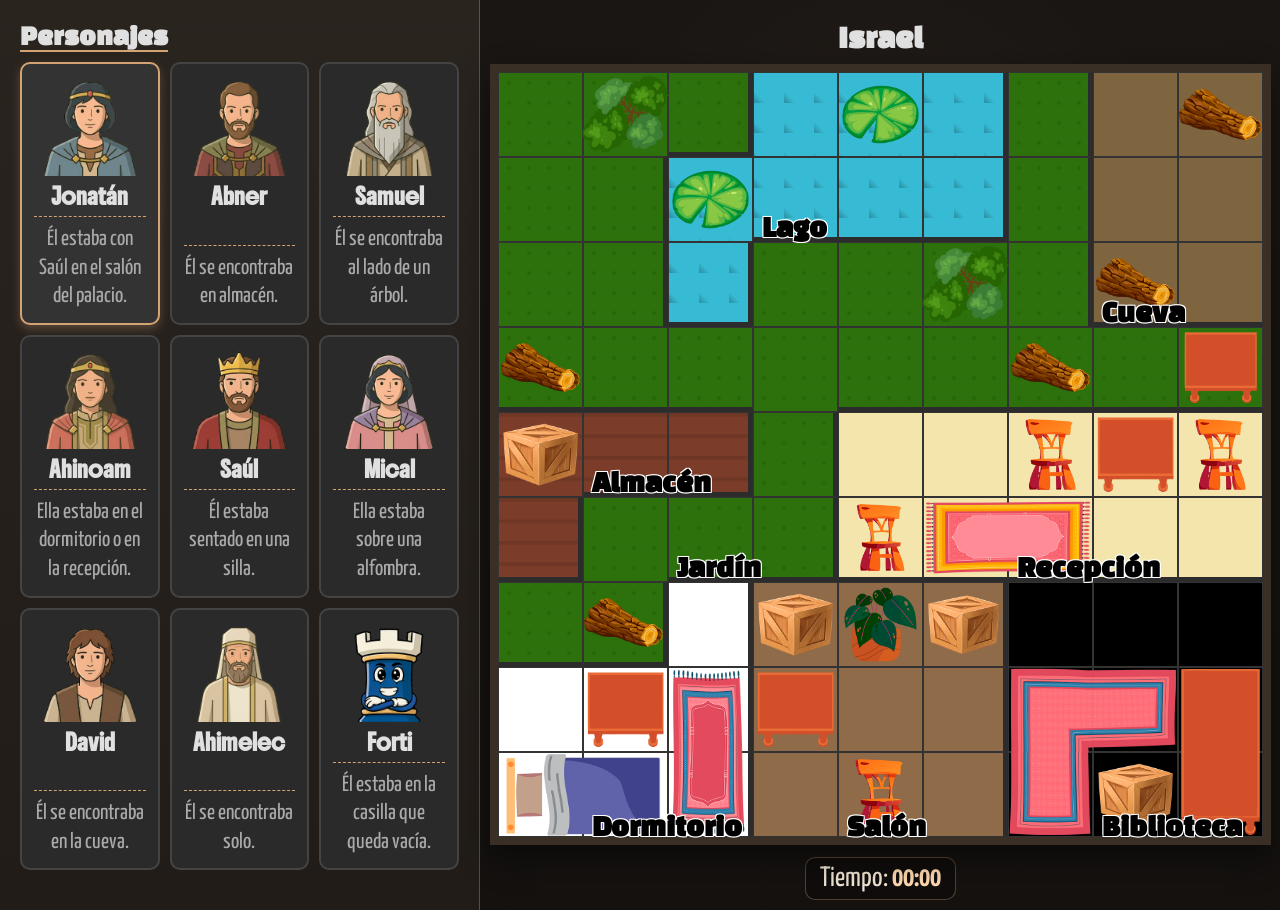
<file: nivel5.html>
<!DOCTYPE html>
<html lang="es">
<head>
<meta charset="UTF-8">

<link rel="preconnect" href="https://fonts.googleapis.com">
<link rel="preconnect" href="https://fonts.gstatic.com" crossorigin>
<link href="https://fonts.googleapis.com/css2?family=Cormorant+Garamond:ital,wght@0,300..700;1,300..700&family=Gasoek+One&family=Outfit:wght@100..900&display=swap" rel="stylesheet">
<link href="https://fonts.googleapis.com/css2?family=Boldonse&display=swap" rel="stylesheet">
<link href="https://fonts.googleapis.com/css2?family=Changa+One:ital@0;1&display=swap" rel="stylesheet">
<link href="https://fonts.googleapis.com/css2?family=Yanone+Kaffeesatz:wght@200..700&display=swap" rel="stylesheet">

<title>Misterio Bíblico - Versión Restaurada</title>
<style>
    body {
        margin: 0;
        font-family: 'Verdana', sans-serif;
        user-select: none;
        overflow: hidden;
        background:
            radial-gradient(circle at 15% 10%, rgba(212,163,115,0.10), transparent 35%),
            radial-gradient(circle at 85% 90%, rgba(212,163,115,0.07), transparent 40%),
            linear-gradient(160deg, #211c18 0%, #171411 100%);
    }
    
    /* Pantalla de carga */
    #loader-wrapper {
        position: fixed;
        top: 0; left: 0; width: 100%; height: 100%;
        background: #1a1a1a;
        display: flex; flex-direction: column;
        justify-content: center; align-items: center;
        z-index: 9999;
        transition: opacity 0.5s ease;
    }
    .spinner {
        width: 50px; height: 50px;
        border: 5px solid #333333;
        border-top: 5px solid #d4a373;
        border-radius: 50%;
        animation: spin 1s linear infinite;
        margin-bottom: 15px;
    }
    @keyframes spin { 0% { transform: rotate(0deg); } 100% { transform: rotate(360deg); } }

    /* Contenido oculto inicialmente */
    #main-content { opacity: 0; transition: opacity 0.8s ease; }

    .container { display:grid; grid-template-columns: 480px auto 280px; height:100vh; width: 100vw; }
    .sidebar {
        background: linear-gradient(180deg, #2a241f 0%, #211c18 100%);
        padding: 20px;
        border-right: 1px solid rgba(212,163,115,0.35);
        overflow-y: auto;
    }
    #suspects-container { display: grid; grid-template-columns: repeat(3, 1fr); gap: 10px; }
    
    .suspect { 
        background:#2a2a2a; border-radius:10px; padding: 12px; cursor:pointer; text-align:center; border: 2px solid #444444; 
        display: flex; flex-direction: column; align-items: center; min-height: 200px; transition: 0.2s; 
    }
    .suspect.selected { border-color: #d4a373; background: #333333; box-shadow: 0 4px 10px rgba(212, 163, 115, 0.3); }
    .suspect.placed { opacity: 0.4; filter: grayscale(1); border-style: dashed; }
    
    .suspect img { width: 100px; height: 100px; object-fit: contain; margin-bottom: 5px; }
    .suspect-name { font-weight: bold; color: #e0e0e0; font-size: 1.0em; margin-bottom: 5px; font-family: 'Boldonse', serif}
    .clue-text { font-size: 22px; color: #aaaaaa; border-top: 1px dashed #d4a373; margin-top: auto; padding-top: 8px; width: 100%; line-height: 1.3; font-family: 'Yanone Kaffeesatz', serif }

    .board {
        padding: 10px;
        display: flex;
        justify-content: center;
        align-items: center;
        background:
            radial-gradient(circle at 50% 30%, rgba(212,163,115,0.06), transparent 45%),
            linear-gradient(180deg, #1a1613 0%, #14110f 100%);
        flex-direction: column;
        flex-grow: 1;
        position: relative;
    }
    .grid {
        display: grid;
        width: min(85vh, 85vw);   /* se adapta a pantalla */
        height: min(85vh, 85vw);
        grid-template-columns: repeat(9, 1fr);
        grid-template-rows: repeat(9, 1fr);
        border: 8px solid #3a2f25;
        background: #221d18;
        box-shadow:
            0 14px 30px rgba(0,0,0,0.45),
            inset 0 0 0 1px rgba(255,230,200,0.05);
        position: relative;
    }
    .grid.game-over .cell { filter: grayscale(1); opacity: 0.4; pointer-events: none; transition: all 1s ease; }

    .cell {
        border: 1px solid #333333;
        position: relative;
        display: flex;
        justify-content: center;
        align-items: center;
        cursor: pointer;

        width: 100%;
        height: 100%;

        box-sizing: border-box;
        transition: 0.1s;
        }
    
    .cell::after {
        content: ''; position: absolute; top: 0; left: 0; right: 0; bottom: 0;
        border: 0px solid white; pointer-events: none; z-index: 200; transition: border-width 0.1s;
    }
    .cell:hover::after { border-width: 5px; }
    .cell.blocked:hover::after { border-color: #e63946; }

    #solved-stamp {
        display: none; position: absolute; z-index: 500; top: 50%; left: 50%;
        transform: translate(-50%, -50%) rotate(-15deg);
        border: 15px double #e63946; color: #e63946; font-size: 80px; font-weight: 900;
        padding: 20px 50px; border-radius: 20px; text-transform: uppercase;
        background: rgba(255, 255, 255, 0.9); backdrop-filter: blur(2px); pointer-events: none;
    }
    @keyframes stampAnimation {
        0% { transform: translate(-50%, -50%) rotate(-15deg) scale(5); opacity: 0; }
        100% { transform: translate(-50%, -50%) rotate(-15deg) scale(1); opacity: 1; }
    }
    .stamped { display: block !important; animation: stampAnimation 0.3s cubic-bezier(0.6, 0.04, 0.98, 0.34) forwards; }

    .cell-object { position: absolute; object-fit: contain; z-index: 5; pointer-events: none; }
    .character { position: absolute; width: 80%; z-index: 20; pointer-events: none; filter: drop-shadow(0 5px 10px rgba(0,0,0,0.3)); }
    
    .block-x { 
        width: 70%;
        height: 70%;
        position: absolute; z-index: 25; pointer-events: none; top: 50%; left: 50%;
        transform: translate(-50%, -50%); width: 90px; height: 90px; object-fit: contain; will-change: transform, opacity;
    }
    @keyframes popIn { 
        0% { transform: translate(-50%, -50%) scale(0); opacity: 0; } 
        100% { transform: translate(-50%, -50%) scale(1); opacity: 1; } 
    }
    .block-x-animated { animation: popIn 0.7s cubic-bezier(0.175, 0.885, 0.32, 1.275) forwards !important; }

    .status-circle { position: absolute; z-index: 250; width: 100%; height: 100%; top: 0; left: 0; transform: rotate(-90deg); }
    .status-circle circle { fill: none; stroke-width: 8; stroke-linecap: round; stroke-dasharray: 350; stroke-dashoffset: 350; animation: draw 0.6s forwards; }
    @keyframes draw { to { stroke-dashoffset: 0; } }
    .circle-correct { stroke: #2ecc71; } .circle-wrong { stroke: #e63946; }

    .hold-progress-svg { position: absolute; width: 100%; height: 100%; top: 0; left: 0; transform: rotate(-90deg); z-index: 210; opacity: 0; }
    .hold-progress-circle { fill: none; stroke: #2ecc71; stroke-width: 8; stroke-dasharray: 350; stroke-dashoffset: 350; }
    .loading .hold-progress-svg { opacity: 1; }

    .modal {
        display: none;
        position: fixed;
        z-index: 2000;
        left: 0;
        top: 0;
        width: 100%;
        height: 100%;
        background: rgba(0,0,0,0.6);

        justify-content: center;  /* centra horizontal */
        align-items: center;      /* centra vertical */
    }
    
    .modal-content {
        background:
            radial-gradient(circle at 20% 15%, rgba(212,163,115,0.10), transparent 40%),
            radial-gradient(circle at 80% 85%, rgba(212,163,115,0.08), transparent 45%),
            linear-gradient(165deg, #2b2620 0%, #1f1b17 100%);
        color: #efe6d8;
        margin: 2% auto;
        padding: 25px;
        border-radius: 16px;
        width: 90%;
        max-width: 600px;
        max-height: 85vh;
        overflow-y: auto;
        line-height: 1.6;
        border: 2px solid #b98a5d;
        box-shadow:
            0 16px 35px rgba(0,0,0,0.55),
            inset 0 0 0 1px rgba(255,240,220,0.06);
        position: relative;
        font-size: 21px;
        font-family: 'Yanone Kaffeesatz', sans-serif;
    }

    .close-btn {
        position: absolute;
        right: 22px;
        top: 0px;
        cursor: pointer;
        font-size: 90px;
        line-height: 1;
        color: #d8a978;
        transition: transform 0.15s ease, color 0.2s ease, text-shadow 0.2s ease;
    }
    .close-btn:hover {
        color: #ffd8ad;
        transform: scale(1.1);
        text-shadow: 0 0 10px rgba(255,216,173,0.35);
    }

    .modal-content h2 {
        color: #f5cd9e;
        margin-top: 0;
        margin-bottom: 8px;
        border-bottom: 1px solid rgba(212,163,115,0.45);
        padding-bottom: 6px;
        letter-spacing: 0.3px;
    }

    .modal-content h3 {
        color: #e9b883;
        margin-bottom: 2px;
        margin-top: 15px;
        letter-spacing: 0.2px;
    }

    .modal-content ul {
        margin-top: 0px;
        padding-left: 20px;
        color: #eee2d2;
    }

    .modal-content li {
        margin-bottom: 4px;
    }

    .modal-content b {
        color: #ffd9b5;
        font-weight: 700;
    }
    
    .controls {
        background: linear-gradient(180deg, #2a241f 0%, #211c18 100%);
        padding: 20px;
        border-left: 1px solid rgba(212,163,115,0.35);
        display: flex;
        flex-direction: column;
        gap: 10px;
    }
    button {
        width: 100%;
        padding: 15px;
        cursor: pointer;
        border-radius: 8px;
        border: 1px solid #8f6b4a;
        font-weight: bold;
        background: #3a2f25;
        color: #f0e4d2;
        transition: 0.2s;
    }
    button:hover { filter: brightness(1.08); }

    .active-tool { background: #d4a373 !important; color: white; }
    #btn-verify { background: #2ecc71; color: white; border: none; padding: 20px; transition: background 0.3s, opacity 0.3s; }
    #btn-verify:disabled { background: #bdc3c7 !important; cursor: not-allowed; opacity: 0.7; }

    .room-A { background-color: #2c710b; background-image: radial-gradient(rgba(0,0,0,0.10) 1px, transparent 20%); background-size: 20px 20px; } 
    .room-B { background-color: #37BBD4; background-image: linear-gradient(45deg, rgba(0,0,0,0.2) 2px, transparent 20%); background-size: 30px 30px; } 
    .room-C { background-color: #7e653f; background-image: radial-gradient(45deg, rgba(0,0,0,0.10) 1px, transparent 20%); background-size: 20px 20px; } 
    .room-D { background-color: #7b3d29; background-image: linear-gradient(rgba(0,0,0,0.10) 3px, transparent 20%); background-size: 25px 21.5px; } 
    .room-E { background-color: #f3e5ab; }
    .room-F { background-color: white; }
    .room-G { background-color: #8f6b4a; }
    .room-H { background-color: black; }
    .br { border-right: 5px solid #2c2c2c !important; } .bb { border-bottom: 5px solid #2c2c2c !important; }
    .room-label { position: absolute; bottom: -5px; left: 8px; z-index: 45; font-weight: 900; font-size: 30px; font-family: 'Changa One', sans-serif; color: black; text-shadow: -1px -1px 0 #fff, 1px -1px 0 #fff, -1px 1px 0 #fff, 1px 1px 0 #fff; pointer-events: none; }
#timer-panel {
    margin-top: 12px;
    display: flex;
    gap: 20px;
    align-items: center;
    justify-content: center;
    color: #f0e4d2;
    font-family: 'Yanone Kaffeesatz', sans-serif;
    font-size: 28px;
    background: rgba(0,0,0,0.25);
    border: 1px solid rgba(212,163,115,0.35);
    border-radius: 10px;
    padding: 6px 14px;
}
#timer-panel strong {
    color: #ffd8b0;
    font-weight: 700;
}

</style>
</head>
<body>

<div id="loader-wrapper">
    <div class="spinner"></div>
    <div style="font-family: 'Changa One', sans-serif; color: #e0e0e0;">Cargando Misterio...</div>
</div>

<div id="main-content">
    <div id="howToPlayModal" class="modal">
        <div class="modal-content">
            <span class="close-btn" onclick="toggleModal()">&times;</span>
            <h2>Cómo jugar</h2>
            <h3>Objetivo</h3>
            <ul><li>Descubre quién estaba con Forti usando las pistas. Solo uno estaba con él (en la misma habitación).</li></ul>
            <h3>Reglas</h3>
            <ul>
                <li>Una persona por fila y por columna.</li>
                <li>"Al lado" significa directamente adyacente (arriba, abajo, derecha o izquierda) y en la misma habitación.</li>
                <li>Los personajes solo pueden estar en casillas ocupables (no en mesas, árboles, arbustos, etc.).</li>
            </ul>
            <h3>Controles</h3>
            <ul>
                <li><b>Clic en personaje:</b> Seleccionar.</li>
                <li><b>Clic rápido en casilla:</b> Añadir/quitar nota de personaje.</li>
                <li><b>Mantener pulsado en casilla:</b> Colocar personaje.</li>
            </ul>
            <h3>Herramientas</h3>
            <ul>
                <li><b>❌ Bloqueo:</b> Marcar casilla como imposibles.</li>
                <li><b>🧽 Borrador:</b> Borra casilla.</li>
                <li><b>↩ Deshacer:</b> Revierte última acción.</li>
            </ul>
        </div>
    </div>

        <div id="errorModal" class="modal">
            <div class="modal-content">
                <span class="close-btn" onclick="closeErrorModal()">&times;</span>
                <h2>Revisa las pistas</h2>
                <p id="errorModalText"></p>
            </div>
        </div>

    <div class="container">
        <div class="sidebar">
            <h3 style=" font-size: 28px; color: #e0e0e0; border-bottom: 2px solid #d4a373; display: inline-block; margin-bottom: 10px; font-family: 'Changa One', sans-serif; margin-top: 0px">Personajes</h3>
            <div id="suspects-container"></div>
        </div>
        
        <div class="board">
            <h1 style="color: #e0e0e0; margin: 10px 0; font-family: 'Changa One', serif;">Israel</h1>
            <div class="grid" id="grid">
                <div id="solved-stamp">RESUELTO</div>
            </div>
            <div id="timer-panel">
                <span>Tiempo: <strong id="timer-display">00:00</strong></span>
            </div>
        </div>
        
        <div class="controls">
            <h3 style=" font-size: 28px; color: #e0e0e0; margin: 10px 0; font-family: 'Changa One', sans-serif;">Herramientas</h3>
           <button id="btn-block" onclick="setTool('block')" style=" color: #e0e0e0; font-family: 'Yanone Kaffeesatz', serif; font-size: 30px;">❌ Bloqueo Manual</button>
           <button id="btn-eraser" onclick="setTool('eraser')" style=" color: #e0e0e0; font-family: 'Yanone Kaffeesatz', serif; font-size: 30px;">🧽 Borrador</button>
           <button onclick="undo()" style=" color: #e0e0e0; font-family: 'Yanone Kaffeesatz', serif; font-size: 30px;">↩ Deshacer</button>
            <div style="margin-top: auto; display: flex; flex-direction: column; gap: 10px;">
                <button id="btn-verify" onclick="checkSolution()" style="font-family: 'Yanone Kaffeesatz', sans-serif; font-size: 35px;" disabled>VERIFICAR</button>
                <button onclick="location.reload()" style="background:#e67e22; color:white; border:none; font-family: 'Yanone Kaffeesatz', sans-serif; font-size: 25px;">REINICIAR</button>
                <button onclick="toggleModal()" style="background:#d4a373; color:white; border:none; font-family: 'Yanone Kaffeesatz', sans-serif; font-size: 25px;">CÓMO JUGAR ❓</button>
                <button onclick="goToMenu()" style="background:#8f6b4a; color:white; border:none; font-family: 'Yanone Kaffeesatz', sans-serif; font-size: 25px;">⬅ VOLVER AL MENÚ</button>
            </div>
        </div>
    </div>
</div>

<script src="./progress.js"></script>
<script>
const suspects = [
    {name:"Jonatán", icon:"imagenes/personajes/jonatan.png", clue: "Él estaba con Saúl en el salón del palacio."},
    {name:"Abner", icon:"imagenes/personajes/abner.png", clue: "Él se encontraba en almacén."},
    {name:"Samuel", icon:"imagenes/personajes/samuel.png", clue: "Él se encontraba al lado de un árbol."},
    {name:"Ahinoam", icon:"imagenes/personajes/ahinoam.png", clue: "Ella estaba en el dormitorio o en la recepción."},
    {name:"Saúl", icon:"imagenes/personajes/saul.png", clue: "Él estaba sentado en una silla."},
    {name:"Mical", icon:"imagenes/personajes/mical.png", clue: "Ella estaba sobre una alfombra."},
    {name:"David", icon:"imagenes/personajes/david.png", clue: "Él se encontraba en la cueva."},
    {name:"Ahimelec", icon:"imagenes/personajes/ahimelec.png", clue: "Él se encontraba solo."},
    {name:"Forti", icon:"imagenes/personajes/forti.png", clue: "Él estaba en la casilla que queda vacía."}
];

const objects = [
    {r:7, c:1, img: "imagenes/elementos/mesa.png", p:false, scale: "100%"}, 
    {r:7, c:3, img: "imagenes/elementos/mesa.png", p:false, scale: "100%"},
    {r:4, c:7, img: "imagenes/elementos/mesa.png", p:false, scale: "100%"}, 
    {r:3, c:8, img: "imagenes/elementos/mesa.png", p:false, scale: "100%"},  
    {r:4, c:6, img: "imagenes/elementos/silla-2.png", p:true, scale: "85%"},
    {r:4, c:8, img: "imagenes/elementos/silla-2.png", p:true, scale: "85%"}, 
    {r:5, c:4, img: "imagenes/elementos/silla-2.png", p:true, scale: "85%"},  
    {r:8, c:4, img: "imagenes/elementos/silla-2.png", p:true, scale: "85%"},
    {r:0, c:1, img: "imagenes/elementos/arbol.png", p:false, scale: "105%"},
    {r:2, c:5, img: "imagenes/elementos/arbol.png", p:false, scale: "105%"},
    {r:0, c:8, img: "imagenes/elementos/tronco-1.png", p:false, scale: "100%"}, 
    {r:2, c:7, img: "imagenes/elementos/tronco-1.png", p:false, scale: "100%"},  
    {r:3, c:0, img: "imagenes/elementos/tronco-1.png", p:false, scale: "100%"},
    {r:3, c:6, img: "imagenes/elementos/tronco-1.png", p:false, scale: "100%"},
    {r:6, c:1, img: "imagenes/elementos/tronco-1.png", p:false, scale: "100%"},
    {r:8, c:0, img: "imagenes/elementos/cama-1.png", p:true, scale: "103%"},
    {r:8, c:1, img: "imagenes/elementos/cama-2.png", p:true, scale: "103%"},
    {r:7, c:2, img: "imagenes/elementos/alfombra-vertical-1.png", p:true, scale: "107%"},
    {r:8, c:2, img: "imagenes/elementos/alfombra-vertical-2.png", p:true, scale: "107%"},
    {r:5, c:5, img: "imagenes/elementos/alfombra-horizontal-1.png", p:true, scale: "107%"},
    {r:5, c:6, img: "imagenes/elementos/alfombra-horizontal-2.png", p:true, scale: "107%"},
    {r:4, c:0, img: "imagenes/elementos/caja.png", p:false, scale: "95%"},
    {r:6, c:3, img: "imagenes/elementos/caja.png", p:false, scale: "95%"},
    {r:6, c:5, img: "imagenes/elementos/caja.png", p:false, scale: "95%"},
    {r:8, c:7, img: "imagenes/elementos/caja.png", p:false, scale: "95%"},
    {r:7, c:8, img: "imagenes/elementos/mesa-vertical-2.png", p:false, scale: "102%"},
    {r:8, c:8, img: "imagenes/elementos/mesa-vertical-1.png", p:false, scale: "102%"},
    {r:8, c:6, img: "imagenes/elementos/alfombra-triple-1.png", p:true, scale: "102%"},
    {r:7, c:6, img: "imagenes/elementos/alfombra-triple-2.png", p:true, scale: "102%"},
    {r:7, c:7, img: "imagenes/elementos/alfombra-triple-3.png", p:true, scale: "102%"},
    {r:6, c:4, img: "imagenes/elementos/planta.png", p:false, scale: "95%"},
    {r:1, c:2, img: "imagenes/elementos/lily-pad.png", p:false, scale: "92%"},
    {r:0, c:4, img: "imagenes/elementos/lily-pad.png", p:false, scale: "92%"},
];

const blockXImg = "imagenes/elementos/X.png";

const roomMap = [['A','A','A','B','B','B','A','C','C'],['A','A','B','B','B','B','A','C','C'],['A','A','B','A','A','A','A','C','C'],['A','A','A','A','A','A','A','A','A'],['D','D','D','A','E','E','E','E','E'],['D','A','A','A','E','E','E','E','E'],['A','A','F','G','G','G','H','H','H'],['F','F','F','G','G','G','H','H','H'],['F','F','F','G','G','G','H','H','H']];
const roomLabels = [{r:1, c:3, text:"Lago"}, {r:8, c:1, text:"Dormitorio"}, {r:5, c:2, text:"Jardín"}, {r:2, c:7, text:"Cueva"}, {r:4, c:1, text:"Almacén"}, {r:5, c:6, text:"Recepción"}, {r:8, c:4, text:"Salón"}, {r:8, c:7, text:"Biblioteca"}];
const solution = { "Jonatán": [7,5], "Abner": [4,1], "Samuel": [0,0], "Ahinoam": [6,2], "Saúl": [8,4], "Forti": [3,7], "Mical": [5,6], "David": [2,8], "Ahimelec": [1,3] };

let board = Array(9).fill().map(() => Array(9).fill(null)), manualBlocks = Array(9).fill().map(() => Array(9).fill(false)), autoBlocks = Array(9).fill().map(() => Array(9).fill(false)), notes = Array(9).fill().map(() => Array(9).fill().map(() => new Set())), history = [];
let prevAutoBlocks = Array(9).fill().map(() => Array(9).fill(false));
let selectedSuspect = 0, currentTool = null, holdTimer, holdDelayTimer, isVerifying = false, gameWon = false, lastPlaced = null;
let elapsedSeconds = 0;
let timerInterval = null;
const cascadeStepMs = 160; // menor = más rápida la cascada

// Lógica de carga
function init() {
    drawSuspects();
    drawGrid();
    updateVerifyButton();

    const allImages = document.querySelectorAll('img');
    let loadedCount = 0;
    const totalImages = allImages.length;

    if (totalImages === 0) { revealGame(); return; }

    allImages.forEach(img => {
        if (img.complete) checkAllLoaded();
        else { img.addEventListener('load', checkAllLoaded); img.addEventListener('error', checkAllLoaded); }
    });

    function checkAllLoaded() {
        loadedCount++;
        if (loadedCount >= totalImages) revealGame();
    }
    updateTimerUI();

}

function revealGame() {
    const loader = document.getElementById('loader-wrapper');
    const content = document.getElementById('main-content');
    loader.style.opacity = '0';
    setTimeout(() => { 
        loader.style.display = 'none'; 
        content.style.opacity = '1';
        startTimer(); // empieza cuando ya está todo visible y listo
    }, 500);
}

function toggleModal() { const m = document.getElementById("howToPlayModal"); m.style.display = (m.style.display === "flex") ? "none" : "flex"; }

function formatTime(totalSeconds) {
    const mm = String(Math.floor(totalSeconds / 60)).padStart(2, "0");
    const ss = String(totalSeconds % 60).padStart(2, "0");
    return `${mm}:${ss}`;
}

function updateTimerUI() {
    const timerEl = document.getElementById("timer-display");
    if (timerEl) timerEl.textContent = formatTime(elapsedSeconds);
}

function startTimer() {
    if (timerInterval) return;
    timerInterval = setInterval(() => {
        if (!gameWon) {
            elapsedSeconds++;
            updateTimerUI();
        }
    }, 1000);
}

function stopTimer() {
    if (!timerInterval) return;
    clearInterval(timerInterval);
    timerInterval = null;
}

function showErrorModal(message) {
    const modal = document.getElementById("errorModal");
    const text = document.getElementById("errorModalText");
    text.textContent = message;
    modal.style.display = "flex";
}

function closeErrorModal() {
    document.getElementById("errorModal").style.display = "none";
    document.querySelectorAll('.status-circle').forEach(el => el.remove());
}

function saveState() {
    history.push({ board: JSON.parse(JSON.stringify(board)), manualBlocks: JSON.parse(JSON.stringify(manualBlocks)), notes: notes.map(row => row.map(cell => new Set(cell))) });
    if (history.length > 20) history.shift();
}

function undo() {
    if (history.length > 0 && !isVerifying) {
        let last = history.pop(); board = last.board; manualBlocks = last.manualBlocks; notes = last.notes;
        lastPlaced = null; recalculateAutoBlocks(); drawGrid(); drawSuspects(); updateVerifyButton();
    }
}

function setTool(t) {
    if (isVerifying || gameWon) return;
    currentTool = (currentTool === t) ? null : t;
    document.querySelectorAll('.controls button').forEach(b => b.classList.remove('active-tool'));
    if (currentTool) document.getElementById('btn-' + t).classList.add('active-tool');
}

function recalculateAutoBlocks() {
    // Guardamos el estado anterior
    prevAutoBlocks = autoBlocks.map(row => [...row]);

    // Recalculamos
    autoBlocks = Array(9).fill().map(() => Array(9).fill(false));

    for (let r=0; r<9; r++) {
        for (let c=0; c<9; c++) {
            if (board[r][c] !== null) {
                for (let i=0; i<9; i++) { 
                    if (i !== c) autoBlocks[r][i] = true; 
                    if (i !== r) autoBlocks[i][c] = true; 
                }
            }
        }
    }
}

function updateVerifyButton() { document.getElementById('btn-verify').disabled = (board.flat().filter(c => c !== null).length < 9); }

function drawGrid() {
    const g = document.getElementById("grid");
    const stamp = document.getElementById("solved-stamp");
    g.innerHTML = ""; g.appendChild(stamp);
    
    if (gameWon) g.classList.add('game-over');
    
    for (let r=0; r<9; r++) for (let c=0; c<9; c++) {
        let cell = document.createElement("div");
        const isBlocked = manualBlocks[r][c] || autoBlocks[r][c];
        const occupable = !objects.find(o => o.r === r && o.c === c && !o.p);
        cell.className = `cell room-${roomMap[r][c]} ${(!occupable || isBlocked) ? 'blocked' : ''}`;
        cell.id = `cell-${r}-${c}`;
        if (c < 8 && roomMap[r][c] !== roomMap[r][c+1]) cell.classList.add('br');
        if (r < 8 && roomMap[r][c] !== roomMap[r+1][c]) cell.classList.add('bb');
        
        const label = roomLabels.find(l => l.r === r && l.c === c);
        if (label) { let s = document.createElement("span"); s.className = "room-label"; s.innerText = label.text; cell.appendChild(s); }

        cell.onmousedown = () => {
            if (currentTool || isVerifying || gameWon || !occupable || isBlocked) return;
            holdDelayTimer = setTimeout(() => {
                cell.classList.add('loading');
                const circle = cell.querySelector('.hold-progress-circle');
                circle.style.transition = 'none'; circle.style.strokeDashoffset = '350';
                void circle.offsetWidth;
                circle.style.transition = 'stroke-dashoffset 800ms linear'; circle.style.strokeDashoffset = '0';
                holdTimer = setTimeout(() => { 
                    saveState(); notes[r][c].clear();
                    for(let i=0; i<9; i++) for(let j=0; j<9; j++) if(board[i][j] === selectedSuspect) board[i][j] = null;
                    board[r][c] = selectedSuspect; 
                    lastPlaced = {r,c};
                    recalculateAutoBlocks(); 
                    drawGrid();
                    drawSuspects();
                    updateVerifyButton();

                    // limpiar referencia al terminar la cascada aproximada
                    setTimeout(() => { lastPlaced = null; }, 1600);
                }, 800);
            }, 150);
        };
        cell.onmouseup = cell.onmouseleave = () => { clearTimeout(holdDelayTimer); clearTimeout(holdTimer); cell.classList.remove('loading'); };

        cell.onclick = () => {
            if (isVerifying || gameWon) return;
            if (currentTool === 'block' && board[r][c] === null) { saveState(); manualBlocks[r][c] = !manualBlocks[r][c]; drawGrid(); }
            else if (currentTool === 'eraser') { saveState(); board[r][c] = null; manualBlocks[r][c] = false; notes[r][c].clear(); recalculateAutoBlocks(); drawGrid(); drawSuspects(); updateVerifyButton(); }
            else if (holdDelayTimer) {
                clearTimeout(holdDelayTimer); clearTimeout(holdTimer);
                if (!occupable || isBlocked) return;
                saveState(); 
                if (notes[r][c].has(selectedSuspect)) notes[r][c].delete(selectedSuspect); 
                else notes[r][c].add(selectedSuspect);
                lastPlaced = null;
                drawGrid();
            }
        };

        let obj = objects.find(o => o.r === r && o.c === c);
        if (obj && obj.img) {
            let size = obj.scale || "85%"; 
            cell.innerHTML += `<img src="${obj.img}" class="cell-object" style="width:${size}; height:${size};">`;
        }

        let notesHtml = `<div style="position:absolute; z-index:10; display:grid; grid-template-columns:repeat(2,1fr); width:100%; height:100%; pointer-events:none; padding:4px; padding-top:15px; box-sizing: border-box;">`;
if (board[r][c] === null && !isBlocked) suspects.forEach((s, idx) => { 
    notesHtml += `<div style="font-size:20px; font-family: 'Yanone Kaffeesatz', sans-serif; font-weight:bold; color:#333333; text-align:center; text-shadow: -1px -1px 0 #fff, 1px -1px 0 #fff, -1px 1px 0 #fff, 1px 1px 0 #fff;">${notes[r][c].has(idx) ? s.name : ''}</div>`; 
});
        cell.innerHTML += notesHtml + '</div>';
        cell.innerHTML += `<svg class="hold-progress-svg" viewBox="0 0 120 120"><circle class="hold-progress-circle" cx="60" cy="60" r="55" /></svg>`;
        
        if (board[r][c] !== null) cell.innerHTML += `<img src="${suspects[board[r][c]].icon}" class="character">`;
        else if (occupable && (autoBlocks[r][c] || manualBlocks[r][c])) {
            const isNewAutoBlock = autoBlocks[r][c] && !prevAutoBlocks[r][c];
            const animate = isNewAutoBlock && lastPlaced;

            // Distancia Manhattan desde el personaje recién colocado.
            // En tu caso práctico (misma fila/columna), funciona perfecto para cascada.
            const dist = lastPlaced ? (Math.abs(r - lastPlaced.r) + Math.abs(c - lastPlaced.c)) : 0;
            const delay = dist * cascadeStepMs;

            cell.innerHTML += `
              <img
                src="${blockXImg}"
                class="block-x ${animate ? 'block-x-animated' : ''}"
                style="${animate ? `animation-delay:${delay}ms;` : ''}"
              >
            `;
        }
        g.appendChild(cell);
    }
    prevAutoBlocks = autoBlocks.map(row => [...row]);
}

function drawSuspects() {
    const s = document.getElementById("suspects-container"); s.innerHTML = "";
    const placed = new Set(); for(let r=0; r<9; r++) for(let c=0; c<9; c++) if(board[r][c] !== null) placed.add(board[r][c]);
    suspects.forEach((sus, i) => {
        let div = document.createElement("div"); div.className = `suspect ${placed.has(i) ? 'placed' : ''} ${selectedSuspect === i ? 'selected' : ''}`;
        div.innerHTML = `<img src="${sus.icon}"><span class="suspect-name">${sus.name}</span><div class="clue-text">${sus.clue}</div>`;
        div.onclick = () => { if(!isVerifying && !gameWon) { selectedSuspect = i; drawSuspects(); } };
        s.appendChild(div);
    });
}

async function checkSolution() {
    isVerifying = true; let allCorrect = true;
    for (let i = 0; i < suspects.length; i++) {
        const correctPos = solution[suspects[i].name]; let found = null;
        for (let r=0; r<9; r++) for (let c=0; c<9; c++) if (board[r][c] === i) found = {r,c};
        if (found) {
            const isCorrect = (correctPos[0] === found.r && correctPos[1] === found.c);
            if (!isCorrect) allCorrect = false;
            const cell = document.getElementById(`cell-${found.r}-${found.c}`);
            const svg = document.createElementNS("http://www.w3.org/2000/svg", "svg");
            svg.setAttribute("viewBox", "0 0 120 120"); svg.classList.add("status-circle");
            svg.innerHTML = `<circle class="${isCorrect?'circle-correct':'circle-wrong'}" cx="60" cy="60" r="55" />`;
            cell.appendChild(svg); await new Promise(res => setTimeout(res, 400));
        } else { allCorrect = false; }
    }
    if (allCorrect) { 
        gameWon = true; 
        stopTimer();

        // Guardar estado resuelto del nivel 5
        localStorage.setItem("mb_level_5_completed", "true");

        // Guardar mejor tiempo del nivel 5
        const timeKey = "mb_level_5_best_time";
        const prevBest = Number(localStorage.getItem(timeKey) || 0);
        if (prevBest === 0 || elapsedSeconds < prevBest) {
        localStorage.setItem(timeKey, String(elapsedSeconds));
        }

        // Desbloquear nivel 5
        MBProgress.unlockNextLevel(5);

        document.getElementById("grid").classList.add("game-over");
        document.getElementById("solved-stamp").classList.add("stamped"); 
    }
    else { 
        showErrorModal("Alguno o algunos personajes no están en el lugar correcto. ¡Sigue revisando las pistas!"); 
        isVerifying = false; 
    }
}

init();

function goToMenu() {
    window.location.href = "./index.html"; // ajusta ruta si hace falta
}

</script>
</body>
</html>
</file>
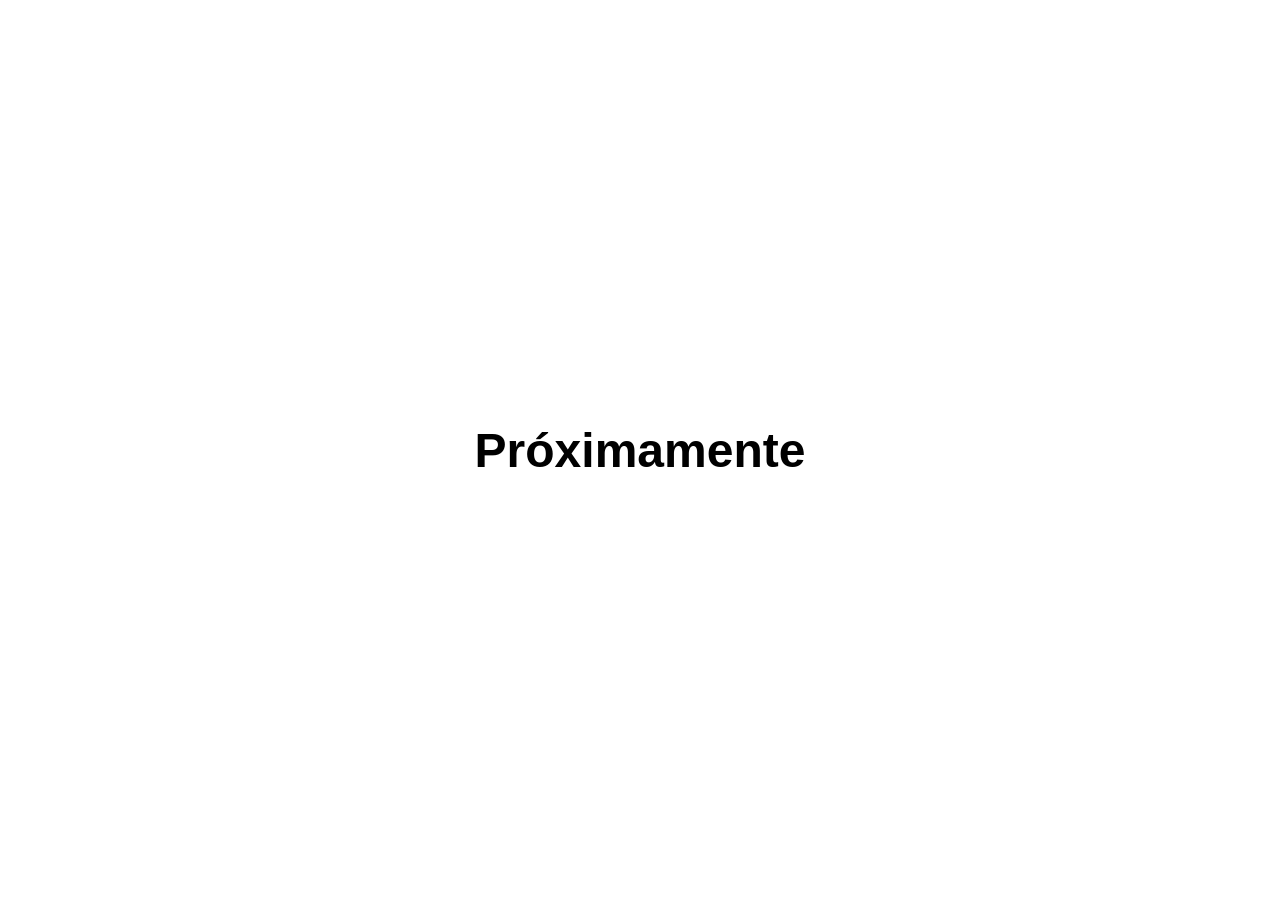
<file: nivel6.html>
<!DOCTYPE html>
<html lang="es">
<head>
    <meta charset="UTF-8">
    <meta name="viewport" content="width=device-width, initial-scale=1.0">
    <title>Próximamente</title>
    <style>
        body {
            margin: 0;
            height: 100vh;
            display: flex;
            justify-content: center;
            align-items: center;
            font-family: Arial, sans-serif;
            font-size: 3rem;
            font-weight: bold;
            background-color: #ffffff;
        }
    </style>
</head>
<body>
    Próximamente
</body>
</html>
</file>
